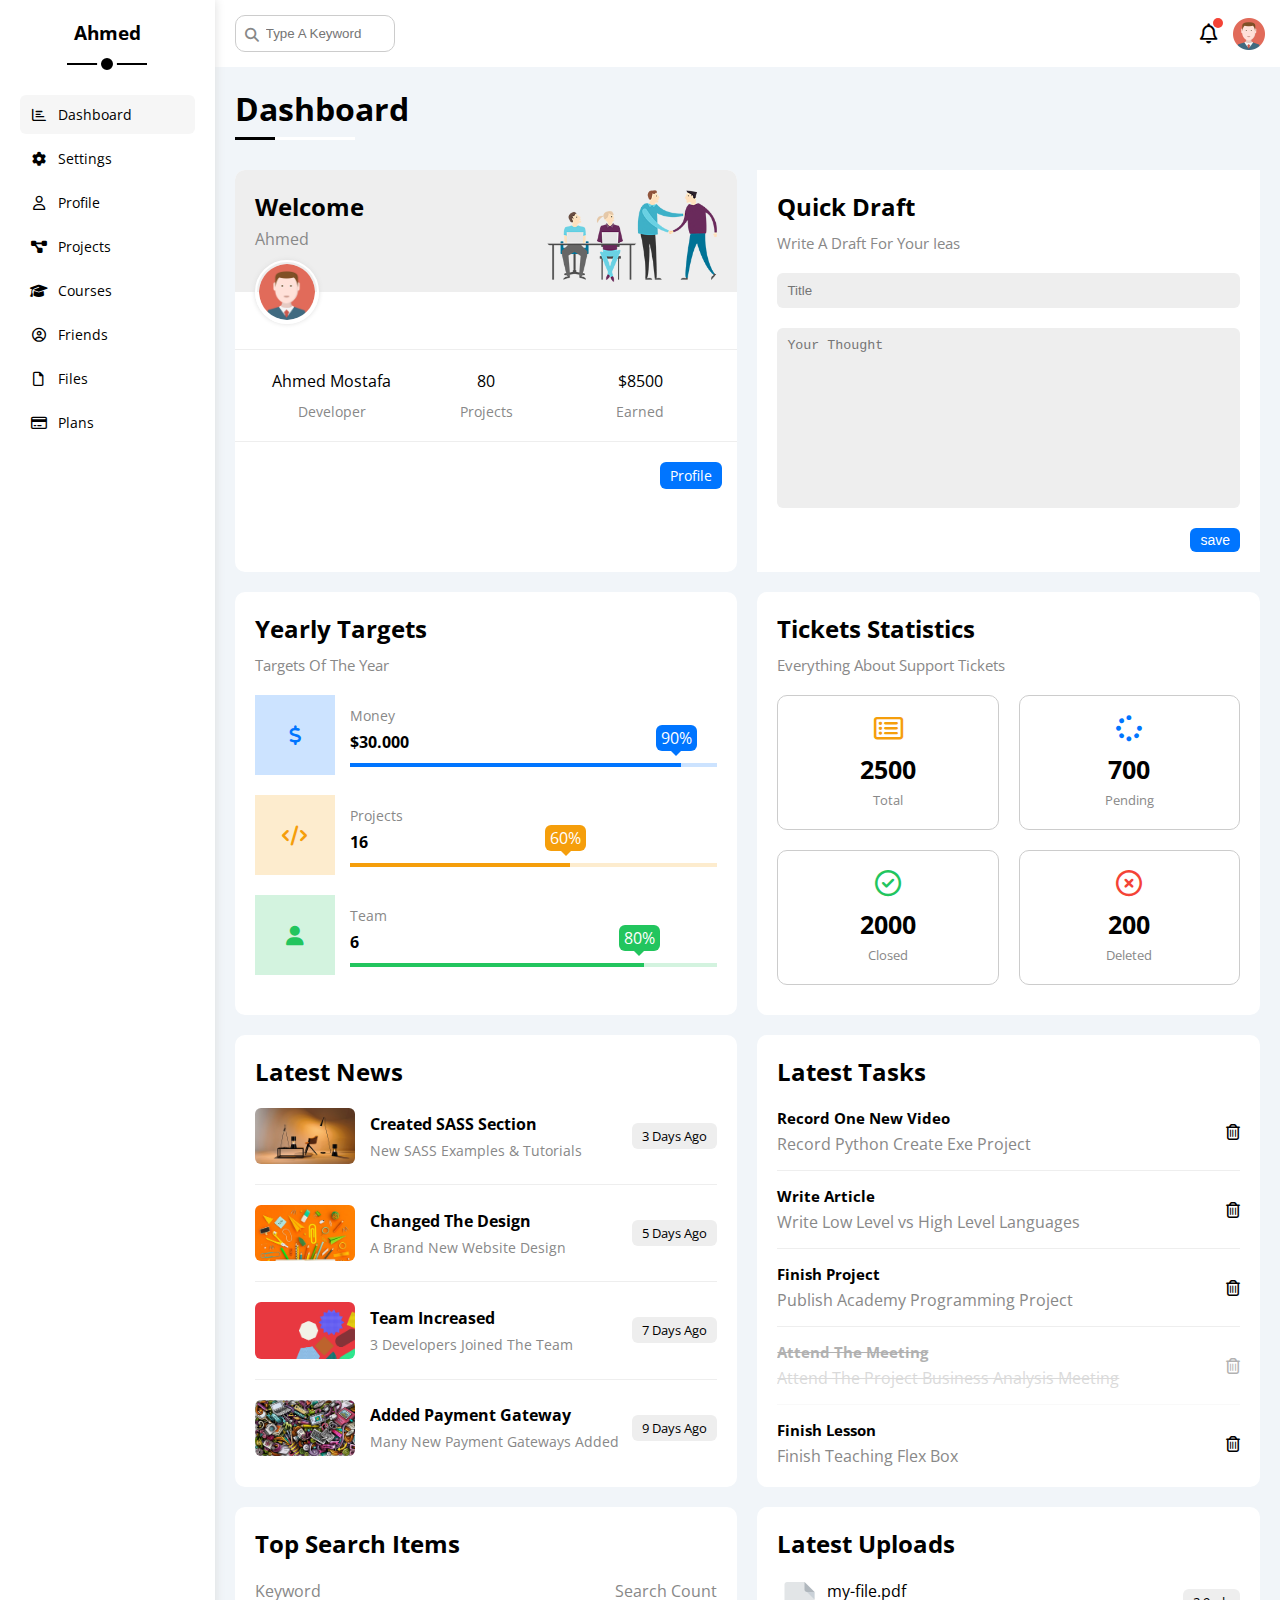
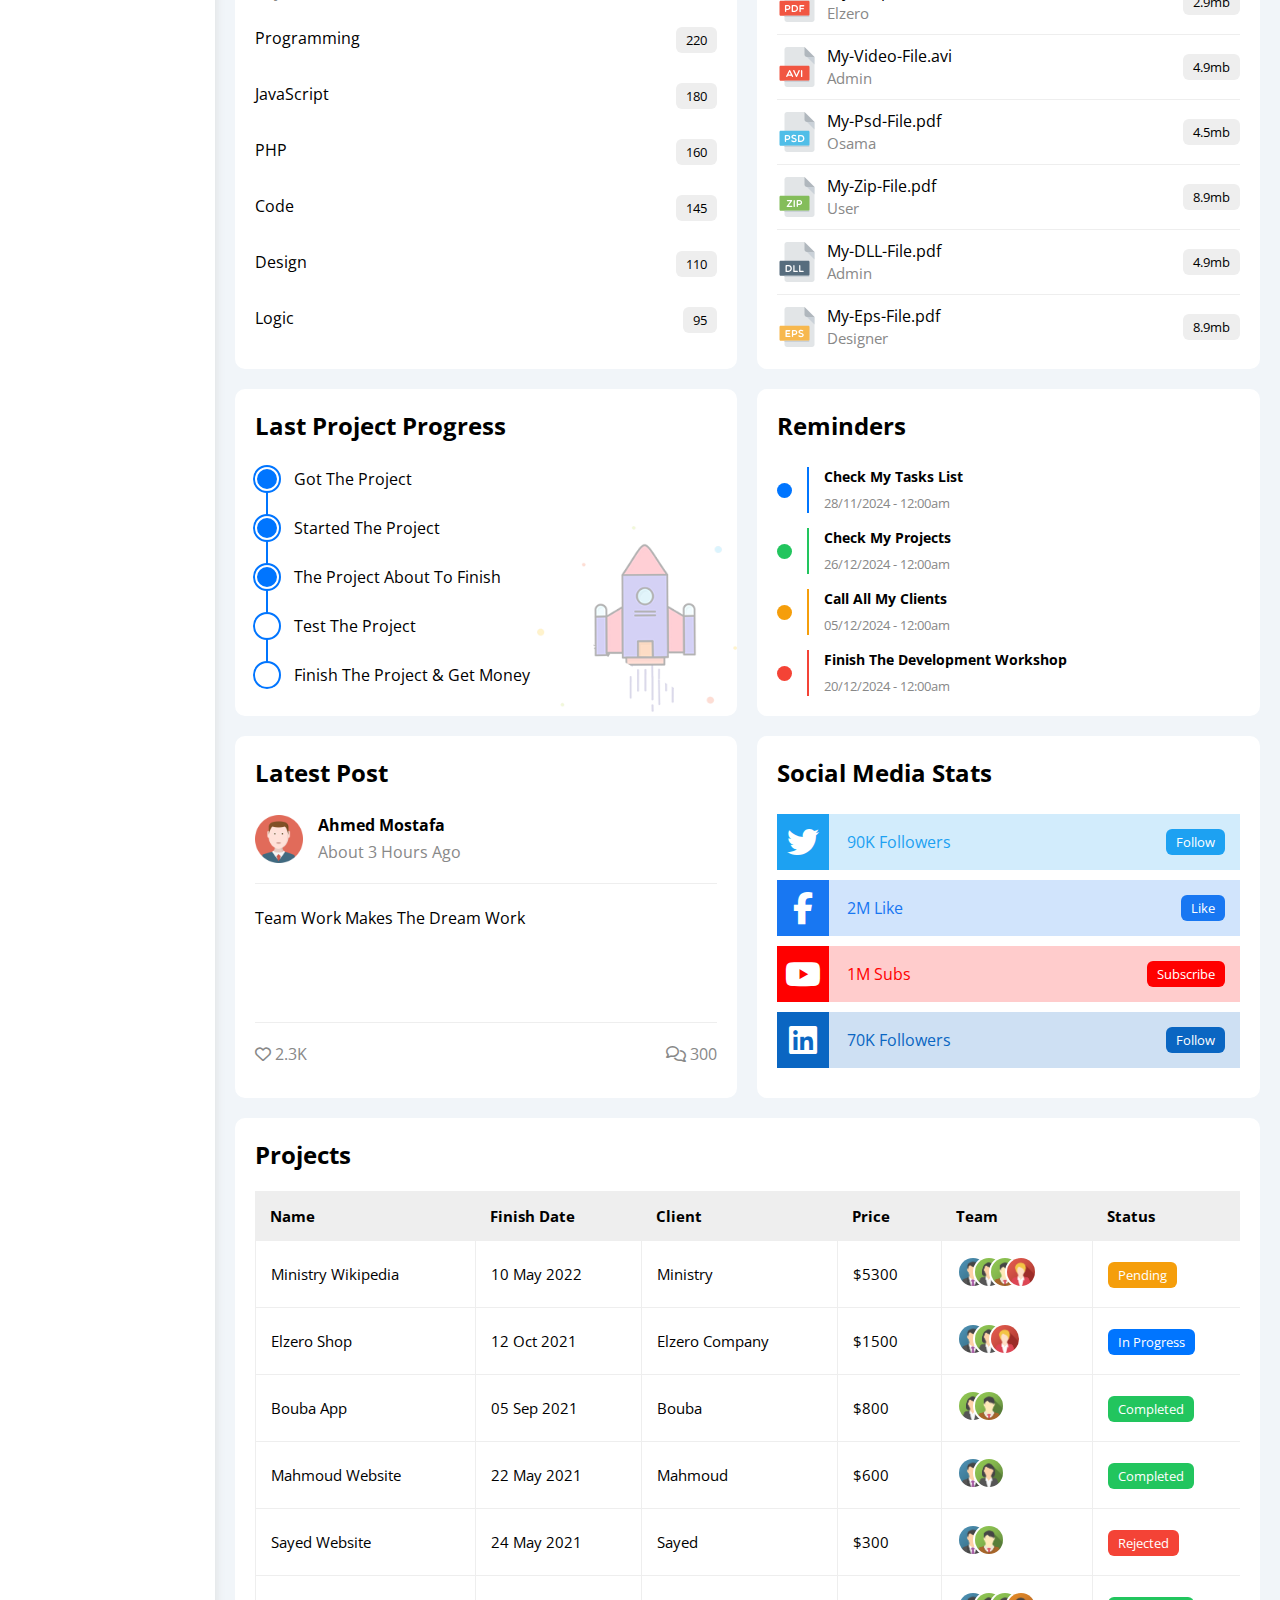
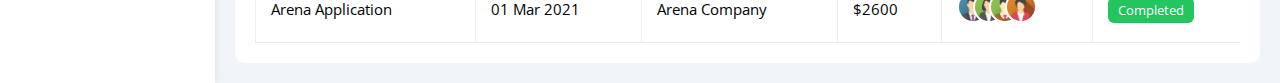
<file: index.html>
<!DOCTYPE html>
<html lang="en">

<head>
  <meta charset="UTF-8">
  <meta name="author" content="Ahmed Mostafa">
  <!-- Favicons -->
  <link rel="shortcut icon" href="imgs/f.ico" type="image/x-icon">
  <link rel="apple-touch-icon" href="imgs/apple-touch-icon.png">
  <link rel="manifest" href="manifest.webmanifest">
  <meta name="viewport" content="width=device-width, initial-scale=1.0">
  <!-- Font Awesome -->
  <link rel="stylesheet" href="css/all.min.css">
  <!-- CSS Files -->
  <link rel="stylesheet" href="css/framework.css">
  <link rel="stylesheet" href="css/main.css">
  <!-- Google Fonts -->
  <link rel="preconnect" href="https://fonts.googleapis.com">
  <link rel="preconnect" href="https://fonts.gstatic.com" crossorigin>
  <link
    href="https://fonts.googleapis.com/css2?family=Open+Sans:ital,wght@0,300..800;1,300..800&family=Work+Sans:ital,wght@0,100..900;1,100..900&display=swap"
    rel="stylesheet">
  <title>Dashboard</title>
</head>

<body>
  <div class="page d-flex">
    <div class="sidebar bg-white p-20 p-relative">
      <h3 class="p-relative txt-c mt-0">Ahmed</h3>
      <ul>
        <li>
          <a class="active d-flex align-center fs-14 c-black rad-6 p-10" href="index.html">
            <i class="fa-regular fa-chart-bar fa-fw"></i>
            <span>Dashboard</span>
          </a>
        </li>
        <li>
          <a class="d-flex align-center fs-14 c-black rad-6 p-10" href="settings.html">
            <i class="fa-solid fa-gear fa-fw"></i>
            <span>Settings</span>
          </a>
        </li>
        <li>
          <a class="d-flex align-center fs-14 c-black rad-6 p-10" href="profile.html">
            <i class="fa-regular fa-user fa-fw"></i>
            <span>Profile</span>
          </a>
        </li>
        <li>
          <a class="d-flex align-center fs-14 c-black rad-6 p-10" href="projects.html">
            <i class="fa-solid fa-diagram-project fa-fw"></i>
            <span>Projects</span>
          </a>
        </li>
        <li>
          <a class="d-flex align-center fs-14 c-black rad-6 p-10" href="courses.html">
            <i class="fa-solid fa-graduation-cap fa-fw"></i>
            <span>Courses</span>
          </a>
        </li>
        <li>
          <a class="d-flex align-center fs-14 c-black rad-6 p-10" href="friends.html">
            <i class="fa-regular fa-circle-user fa-fw"></i>
            <span>Friends</span>
          </a>
        </li>
        <li>
          <a class="d-flex align-center fs-14 c-black rad-6 p-10" href="files.html">
            <i class="fa-regular fa-file fa-fw"></i>
            <span>Files</span>
          </a>
        </li>
        <li>
          <a class="d-flex align-center fs-14 c-black rad-6 p-10" href="plans.html">
            <i class="fa-regular fa-credit-card fa-fw"></i>
            <span>Plans</span>
          </a>
        </li>
      </ul>
    </div>
    <div class="content w-full">
      <!-- Start Head -->
      <div class="head bg-white p-15 between-flex">
        <div class="search p-relative">
          <input class="p-10" type="search" placeholder="Type A Keyword">
        </div>
        <div class="icons d-flex align-center">
          <span class="notification p-relative ">
            <i class="fa-regular fa-bell fa-lg"></i>
          </span>
          <img src="imgs/avatar.png" alt="">
        </div>
      </div>
      <!-- End Head -->
      <h1 class=" p-relative">
        Dashboard
      </h1>
      <div class="wrapper d-grid gap-20">
        <!-- Start Welcome  -->
        <div class="welcome bg-white rad-10 txt-c-mobile block-mobile">
          <div class="intro p-20 d-flex space-between bg-eee">
            <div>
              <h2 class="m-0">Welcome</h2>
              <p class="c-grey mt-5">Ahmed</p>
            </div>
            <img src="imgs/welcome.png" alt="" class="hide-mobile">
          </div>
          <img src="imgs/avatar.png" alt="" class="avatar">
          <div class="body txt-c d-flex p-20 mt-20 mb-20 block-mobile">
            <div>Ahmed Mostafa <span class="d-block c-grey fs-14 mt-10">Developer</span></div>
            <div>80 <span class="d-block c-grey fs-14 mt-10">Projects</span></div>
            <div>$8500 <span class="d-block c-grey fs-14 mt-10">Earned</span></div>
          </div>
          <a href="profile.html" class="visit d-block fs-14 bg-blue c-white w-fit btn-shape">Profile</a>
        </div>
        <!-- End Welcome  -->
        <!-- Start Quick Draft  -->
        <div class="quick-draft p-20 bg-white red-10">
          <h2 class="mt-0 mb-10">
            Quick Draft
          </h2>
          <p class="mt-0 mb-20 c-grey fs-15">Write A Draft For Your Ieas</p>
          <form>
            <input type="text" placeholder="Title" class="d-block mb-20 w-full b-none p-10 bg-eee rad-6">
            <textarea placeholder="Your Thought" class="d-block mb-20 w-full b-none p-10 bg-eee rad-6 "></textarea>
            <input type="submit" value="save" class="save d-block fs-14 bg-blue c-white w-fit b-none btn-shape">
          </form>
        </div>
        <!-- End Quick Draft  -->
        <!-- Start Targets -->
        <div class="targets p-20 bg-white rad-10">
          <h2 class="mt-0 mb-10">Yearly Targets</h2>
          <p class="mt-0 mb-20 c-grey fs-15">Targets Of The Year</p>
          <div class="target-row blue mb-20 d-flex align-center">
            <div class="icon center-flex">
              <i class="fa-solid fa-dollar-sign fa-lg c-blue"></i>
            </div>
            <div class="details">
              <span class="fs-14 c-grey">Money</span>
              <span class="d-block mt-5 mb-10 fw-bold">$30.000</span>
              <div class="progress p-relative">
                <span style="width:90%" class="bg-blue blue">
                  <span class="bg-blue">90%</span></span>
              </div>
            </div>
          </div>
          <div class="target-row orange mb-20 d-flex align-center">
            <div class="icon center-flex">
              <i class="fa-solid fa-code fa-lg c-orange"></i>
            </div>
            <div class="details">
              <span class="fs-14 c-grey">Projects</span>
              <span class="d-block mt-5 mb-10 fw-bold">16</span>
              <div class="progress p-relative">
                <span style="width:60%" class="bg-orange orange">
                  <span class="bg-orange">60%</span></span>
              </div>
            </div>
          </div>
          <div class="target-row green mb-20 d-flex align-center">
            <div class="icon center-flex">
              <i class="fa-solid fa-user fa-lg c-green"></i>
            </div>
            <div class="details">
              <span class="fs-14 c-grey">Team</span>
              <span class="d-block mt-5 mb-10 fw-bold">6</span>
              <div class="progress p-relative">
                <span style="width:80%" class="bg-green green">
                  <span class="bg-green">80%</span></span>
              </div>
            </div>
          </div>
        </div>
        <!-- End Targets -->
        <!-- Start Tickets -->
        <div class="tickets p-20 bg-white rad-10">
          <h2 class="mt-0 mb-10">
            Tickets Statistics
          </h2>
          <p class="mt-0 mb-20 c-grey fs-15">
            Everything About Support Tickets
          </p>
          <div class="d-flex txt-c gap-20 f-wrap">
            <div class="box p-20 rad-10 fs-13 c-grey">
              <i class="fa-regular fa-rectangle-list fa-2x mb-10 c-orange"></i>
              <span class="d-block c-black fw-bold fs-25 mb-5">2500</span>
              Total
            </div>
            <div class="box p-20 rad-10 fs-13 c-grey">
              <i class="fa-solid fa-spinner fa-2x mb-10 c-blue"></i>
              <span class="d-block c-black fw-bold fs-25 mb-5">700</span>
              Pending
            </div>
            <div class="box p-20 rad-10 fs-13 c-grey">
              <i class="fa-regular fa-circle-check fa-2x mb-10 c-green"></i>
              <span class="d-block c-black fw-bold fs-25 mb-5">2000</span>
              Closed
            </div>
            <div class="box p-20 rad-10 fs-13 c-grey">
              <i class="fa-regular fa-circle-xmark fa-2x mb-10 c-red"></i>
              <span class="d-block c-black fw-bold fs-25 mb-5">200</span>
              Deleted
            </div>
          </div>
        </div>
        <!-- End Tickets -->
        <!-- Start Latest News -->
        <div class="latest-news p-20 bg-white rad-10 txt-c-mobile">
          <h2 class="mt-0 mb-20">Latest News</h2>
          <div class="news-row d-flex align-center">
            <img src="imgs/news-01.png" alt="" />
            <div class="info">
              <h3>Created SASS Section</h3>
              <p class="m-0 fs-14 c-grey">New SASS Examples & Tutorials</p>
            </div>
            <div class="btn-shape bg-eee fs-13 label">3 Days Ago</div>
          </div>
          <div class="news-row d-flex align-center">
            <img src="imgs/news-02.png" alt="" />
            <div class="info">
              <h3>Changed The Design</h3>
              <p class="m-0 fs-14 c-grey">A Brand New Website Design</p>
            </div>
            <div class="btn-shape bg-eee fs-13 label">5 Days Ago</div>
          </div>
          <div class="news-row d-flex align-center">
            <img src="imgs/news-03.png" alt="" />
            <div class="info">
              <h3>Team Increased</h3>
              <p class="m-0 fs-14 c-grey">3 Developers Joined The Team</p>
            </div>
            <div class="btn-shape bg-eee fs-13 label">7 Days Ago</div>
          </div>
          <div class="news-row d-flex align-center">
            <img src="imgs/news-04.png" alt="" />
            <div class="info">
              <h3>Added Payment Gateway</h3>
              <p class="m-0 fs-14 c-grey">Many New Payment Gateways Added</p>
            </div>
            <div class="btn-shape bg-eee fs-13 label">9 Days Ago</div>
          </div>
        </div>
        <!-- End Latest News -->
        <!-- Start Tasks  -->
        <div class="tasks p-20 bg-white rad-10">
          <h2 class="mt-0 mb-20">Latest Tasks</h2>
          <div class="task-row between-flex">
            <div class="info">
              <h3 class="mt-0 mb-5 fs-15">Record One New Video</h3>
              <p class="m-0 c-grey">Record Python Create Exe Project</p>
            </div>
            <i class="fa-regular fa-trash-can delete"></i>
          </div>
          <div class="task-row between-flex">
            <div class="info">
              <h3 class="mt-0 mb-5 fs-15">Write Article</h3>
              <p class="m-0 c-grey">Write Low Level vs High Level Languages</p>
            </div>
            <i class="fa-regular fa-trash-can delete"></i>
          </div>
          <div class="task-row between-flex">
            <div class="info">
              <h3 class="mt-0 mb-5 fs-15">Finish Project</h3>
              <p class="m-0 c-grey">Publish Academy Programming Project</p>
            </div>
            <i class="fa-regular fa-trash-can delete"></i>
          </div>
          <div class="task-row between-flex done">
            <div class="info">
              <h3 class="mt-0 mb-5 fs-15">Attend The Meeting</h3>
              <p class="m-0 c-grey">Attend The Project Business Analysis Meeting</p>
            </div>
            <i class="fa-regular fa-trash-can delete"></i>
          </div>
          <div class="task-row between-flex">
            <div class="info">
              <h3 class="mt-0 mb-5 fs-15">Finish Lesson</h3>
              <p class="m-0 c-grey">Finish Teaching Flex Box</p>
            </div>
            <i class="fa-regular fa-trash-can delete"></i>
          </div>
        </div>
        <!-- End Tasks -->
        <!-- Start Top Search Word -->
        <div class="search-items p-20 bg-white rad-10">
          <h2 class="mt-0 mb-20">Top Search Items</h2>
          <div class="items-head d-flex space-between c-grey mb-10">
            <div>Keyword</div>
            <div>Search Count</div>
          </div>
          <div class="items d-flex space-between pt-15 pb-15">
            <span>Programming</span>
            <span class="bg-eee fs-13 btn-shape">220</span>
          </div>
          <div class="items d-flex space-between pt-15 pb-15">
            <span>JavaScript</span>
            <span class="bg-eee btn-shape fs-13">180</span>
          </div>
          <div class="items d-flex space-between pt-15 pb-15">
            <span>PHP</span>
            <span class="bg-eee btn-shape fs-13">160</span>
          </div>
          <div class="items d-flex space-between pt-15 pb-15">
            <span>Code</span>
            <span class="bg-eee btn-shape fs-13">145</span>
          </div>
          <div class="items d-flex space-between pt-15 pb-15">
            <span>Design</span>
            <span class="bg-eee btn-shape fs-13">110</span>
          </div>
          <div class="items d-flex space-between pt-15 pb-15">
            <span>Logic</span>
            <span class="bg-eee btn-shape fs-13">95</span>
          </div>
        </div>
        <!-- End Top Search Word -->
        <!-- Start Latest Uploads -->
        <div class="latest-uploads p-20 bg-white rad-10">
          <h2 class="mt-0 mb-20">Latest Uploads</h2>
          <ul class="m-0">
            <li class="between-flex pb-10 mb-10">
              <div class="d-flex align-center">
                <img class="mr-10" src="imgs/pdf.svg" alt="" />
                <div>
                  <span class="d-block">my-file.pdf</span>
                  <span class="fs-15 c-grey">Elzero</span>
                </div>
              </div>
              <div class="bg-eee btn-shape fs-13">2.9mb</div>
            </li>
            <li class="between-flex pb-10 mb-10">
              <div class="d-flex align-center">
                <img class="mr-10" src="imgs/avi.svg" alt="" />
                <div>
                  <span class="d-block">My-Video-File.avi</span>
                  <span class="fs-15 c-grey">Admin</span>
                </div>
              </div>
              <div class="bg-eee btn-shape fs-13">4.9mb</div>
            </li>
            <li class="between-flex pb-10 mb-10">
              <div class="d-flex align-center">
                <img class="mr-10" src="imgs/psd.svg" alt="" />
                <div>
                  <span class="d-block">My-Psd-File.pdf</span>
                  <span class="fs-15 c-grey">Osama</span>
                </div>
              </div>
              <div class="bg-eee btn-shape fs-13">4.5mb</div>
            </li>
            <li class="between-flex pb-10 mb-10">
              <div class="d-flex align-center">
                <img class="mr-10" src="imgs/zip.svg" alt="" />
                <div>
                  <span class="d-block">My-Zip-File.pdf</span>
                  <span class="fs-15 c-grey">User</span>
                </div>
              </div>
              <div class="bg-eee btn-shape fs-13">8.9mb</div>
            </li>
            <li class="between-flex pb-10 mb-10">
              <div class="d-flex align-center">
                <img class="mr-10" src="imgs/dll.svg" alt="" />
                <div>
                  <span class="d-block">My-DLL-File.pdf</span>
                  <span class="fs-15 c-grey">Admin</span>
                </div>
              </div>
              <div class="bg-eee btn-shape fs-13">4.9mb</div>
            </li>
            <li class="between-flex">
              <div class="d-flex align-center">
                <img class="mr-10" src="imgs/eps.svg" alt="" />
                <div>
                  <span class="d-block">My-Eps-File.pdf</span>
                  <span class="fs-15 c-grey">Designer</span>
                </div>
              </div>
              <div class="bg-eee btn-shape fs-13">8.9mb</div>
            </li>
          </ul>
        </div>
        <!-- End Latest Uploads -->
        <!-- Start Last Project Progress -->
        <div class="last-project p-20 bg-white rad-10 p-relative">
          <h2 class="mt-0 mb-20">Last Project Progress</h2>
          <ul class="m-0 p-relative">
            <li class="mt-25 d-flex align-center done">Got The Project</li>
            <li class="mt-25 d-flex align-center done">Started The Project</li>
            <li class="mt-25 d-flex align-center done">The Project About To Finish</li>
            <li class="mt-25 d-flex align-center current">Test The Project</li>
            <li class="mt-25 d-flex align-center">Finish The Project & Get Money</li>
          </ul>
          <img class="launch-icon hide-mobile" src="imgs/project.png" alt="" />
        </div>
        <!-- End Last Project Progress  -->
        <!-- Start Reminders -->
        <div class="reminders p-20 bg-white rad-10 p-relative">
          <h2 class="mt-0 mb-25">Reminders</h2>
          <ul class="m-0">
            <li class="d-flex align-center mt-15">
              <span class="key bg-blue mr-15 d-block rad-half"></span>
              <div class="pl-15 blue">
                <p class="fs-14 fw-bold mt-0 mb-5">Check My Tasks List</p>
                <span class="fs-13 c-grey">28/11/2024 - 12:00am</span>
              </div>
            </li>
            <li class="d-flex align-center mt-15">
              <span class="key bg-green mr-15 d-block rad-half"></span>
              <div class="pl-15 green">
                <p class="fs-14 fw-bold mt-0 mb-5">Check My Projects</p>
                <span class="fs-13 c-grey">26/12/2024 - 12:00am</span>
              </div>
            </li>
            <li class="d-flex align-center mt-15">
              <span class="key bg-orange mr-15 d-block rad-half"></span>
              <div class="pl-15 orange">
                <p class="fs-14 fw-bold mt-0 mb-5">Call All My Clients</p>
                <span class="fs-13 c-grey">05/12/2024 - 12:00am</span>
              </div>
            </li>
            <li class="d-flex align-center mt-15">
              <span class="key bg-red mr-15 d-block rad-half"></span>
              <div class="pl-15 red">
                <p class="fs-14 fw-bold mt-0 mb-5">Finish The Development Workshop</p>
                <span class="fs-13 c-grey">20/12/2024 - 12:00am</span>
              </div>
            </li>
          </ul>
        </div>
        <!-- End Reminders -->
        <!-- Start Latest Post -->
        <div class="latest-post p-20 bg-white rad-10 p-relative">
          <h2 class="mt-0 mb-25">Latest Post</h2>
          <div class="top d-flex align-center">
            <img class="avatar mr-15" src="imgs/avatar.png" alt="" />
            <div class="info">
              <span class="d-block mb-5 fw-bold">Ahmed Mostafa</span>
              <span class="c-grey">About 3 Hours Ago</span>
            </div>
          </div>
          <div class="post-content txt-c-mobile pt-20 pb-20 mt-20 mb-20">
            Team work makes the dream work
          </div>
          <div class="post-stats between-flex c-grey">
            <div>
              <i class="fa-regular fa-heart"></i>
              <span>2.3K</span>
            </div>
            <div>
              <i class="fa-regular fa-comments"></i>
              <span>300</span>
            </div>
          </div>
        </div>
        <!-- End Latest Post -->
        <!-- Start Social Media Stats -->
        <div class="social-media p-20 bg-white rad-10 p-relative">
          <h2 class="mt-0 mb-25">Social Media Stats</h2>
          <div class="box twitter p-15 p-relative mb-10 between-flex">
            <i class="fa-brands fa-twitter fa-2x c-white h-full center-flex"></i>
            <span>90K Followers</span>
            <a class="fs-13 c-white btn-shape" href="#">Follow</a>
          </div>
          <div class="box facebook p-15 p-relative mb-10 between-flex">
            <i class="fa-brands fa-facebook-f fa-2x c-white h-full center-flex"></i>
            <span>2M Like</span>
            <a class="fs-13 c-white btn-shape" href="#">Like</a>
          </div>
          <div class="box youtube p-15 p-relative mb-10 between-flex">
            <i class="fa-brands fa-youtube fa-2x c-white h-full center-flex"></i>
            <span>1M Subs</span>
            <a class="fs-13 c-white btn-shape" href="#">Subscribe</a>
          </div>
          <div class="box linkedin p-15 p-relative mb-10 between-flex">
            <i class="fa-brands fa-linkedin fa-2x c-white h-full center-flex"></i>
            <span>70K Followers</span>
            <a class="fs-13 c-white btn-shape" href="#">Follow</a>
          </div>
        </div>
        <!-- Start End Media Stats -->
      </div>
      <!-- Start Projects Table -->
      <div class="projects p-20 bg-white rad-10 m-20">
        <h2 class="mt-0 mb-20">Projects</h2>
        <div class="responsive-table">
          <table class="fs-15 w-full">
            <thead>
              <tr>
                <td>Name</td>
                <td>Finish Date</td>
                <td>Client</td>
                <td>Price</td>
                <td>Team</td>
                <td>Status</td>
              </tr>
            </thead>
            <tbody>
              <tr>
                <td>Ministry Wikipedia</td>
                <td>10 May 2022</td>
                <td>Ministry</td>
                <td>$5300</td>
                <td>
                  <img src="imgs/team-01.png" alt="" />
                  <img src="imgs/team-02.png" alt="" />
                  <img src="imgs/team-03.png" alt="" />
                  <img src="imgs/team-05.png" alt="" />
                </td>
                <td>
                  <span class="label btn-shape bg-orange c-white">Pending</span>
                </td>
              </tr>
              <tr>
                <td>Elzero Shop</td>
                <td>12 Oct 2021</td>
                <td>Elzero Company</td>
                <td>$1500</td>
                <td>
                  <img src="imgs/team-01.png" alt="" />
                  <img src="imgs/team-02.png" alt="" />
                  <img src="imgs/team-05.png" alt="" />
                </td>
                <td><span class="label btn-shape bg-blue c-white">In Progress</span></td>
              </tr>
              <tr>
                <td>Bouba App</td>
                <td>05 Sep 2021</td>
                <td>Bouba</td>
                <td>$800</td>
                <td>
                  <img src="imgs/team-02.png" alt="" />
                  <img src="imgs/team-03.png" alt="" />
                </td>
                <td><span class="label btn-shape bg-green c-white">Completed</span></td>
              </tr>
              <tr>
                <td>Mahmoud Website</td>
                <td>22 May 2021</td>
                <td>Mahmoud</td>
                <td>$600</td>
                <td>
                  <img src="imgs/team-01.png" alt="" />
                  <img src="imgs/team-02.png" alt="" />
                </td>
                <td><span class="label btn-shape bg-green c-white">Completed</span></td>
              </tr>
              <tr>
                <td>Sayed Website</td>
                <td>24 May 2021</td>
                <td>Sayed</td>
                <td>$300</td>
                <td>
                  <img src="imgs/team-01.png" alt="" />
                  <img src="imgs/team-03.png" alt="" />
                </td>
                <td><span class="label btn-shape bg-red c-white">Rejected</span></td>
              </tr>
              <tr>
                <td>Arena Application</td>
                <td>01 Mar 2021</td>
                <td>Arena Company</td>
                <td>$2600</td>
                <td>
                  <img src="imgs/team-01.png" alt="" />
                  <img src="imgs/team-02.png" alt="" />
                  <img src="imgs/team-03.png" alt="" />
                  <img src="imgs/team-04.png" alt="" />
                </td>
                <td><span class="label btn-shape bg-green c-white">Completed</span></td>
              </tr>
            </tbody>
          </table>
        </div>
      </div>
      <!-- End Projects Table -->
    </div>
  </div>
</body>

</html>
</file>
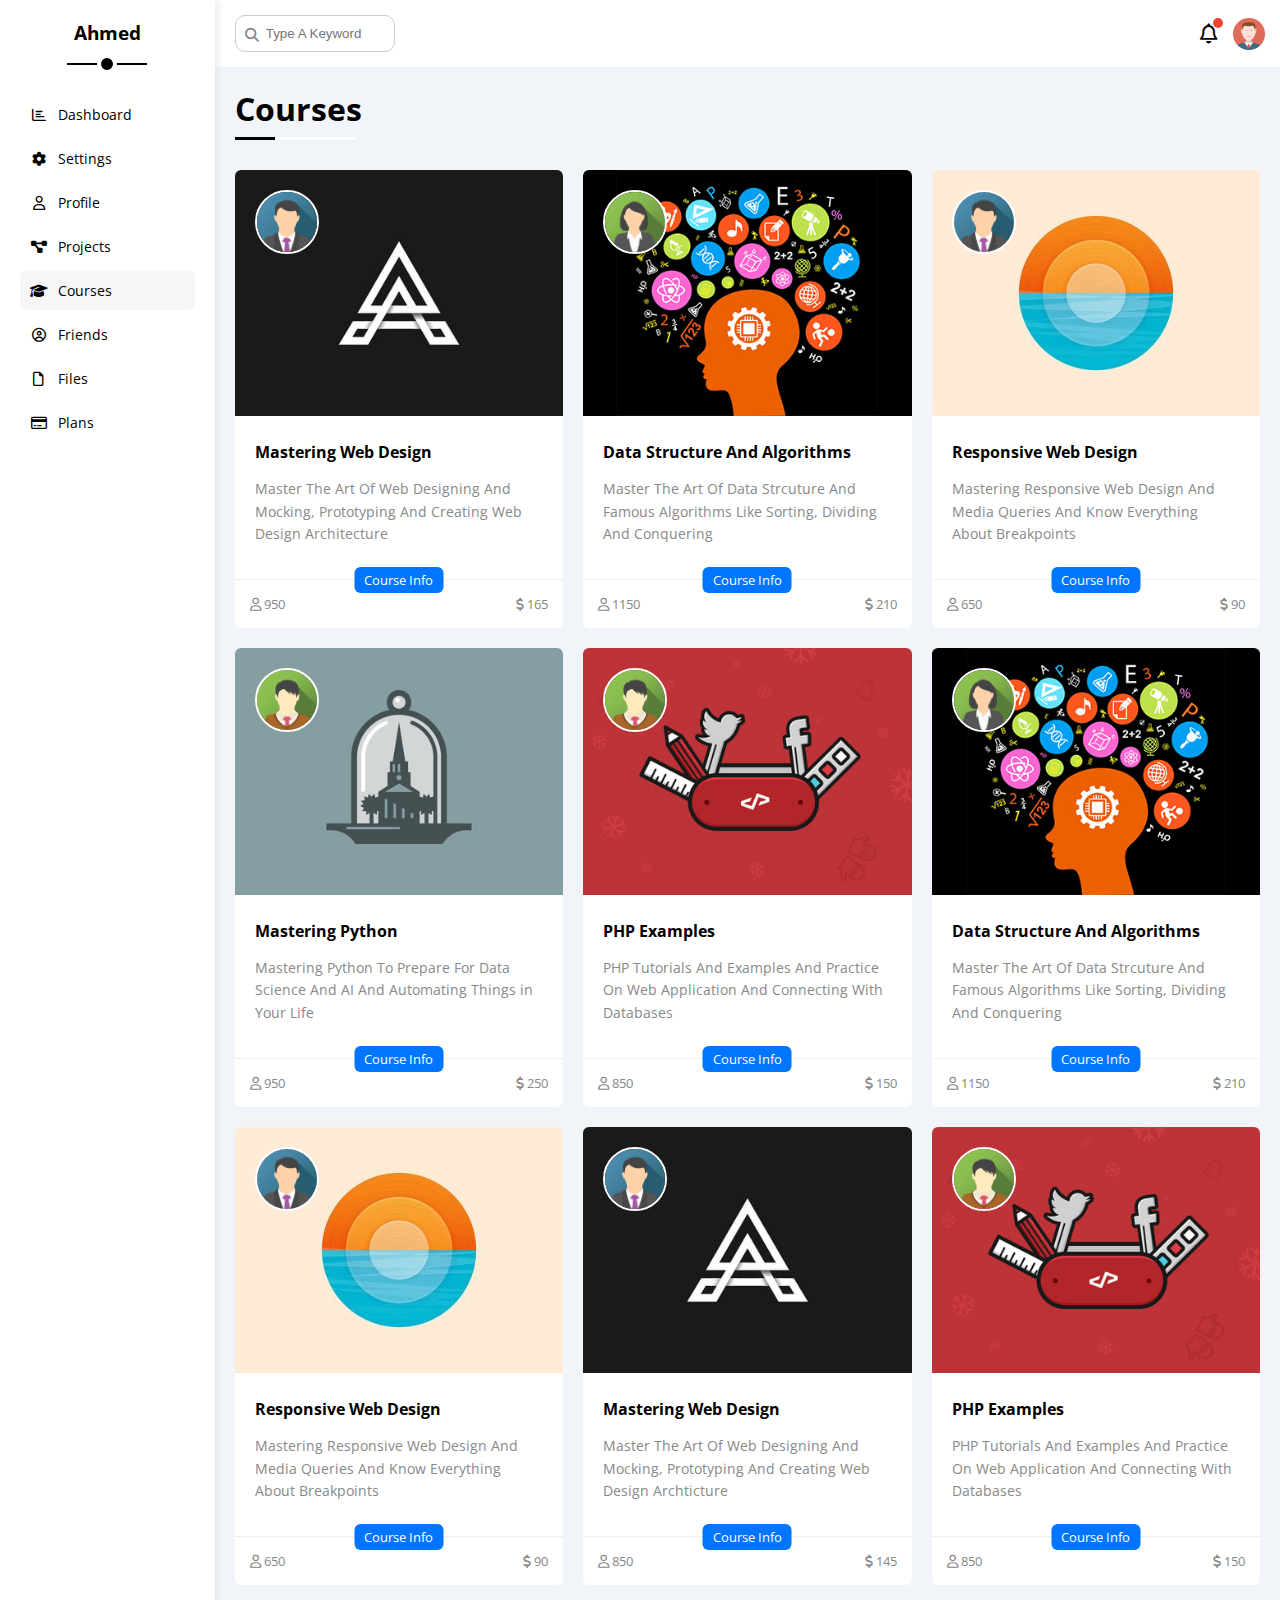
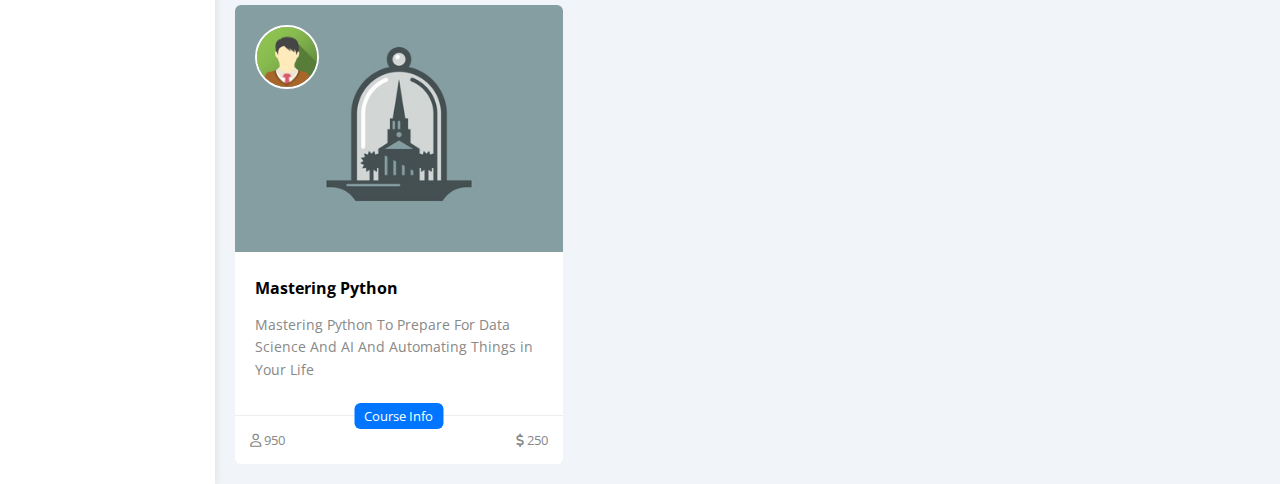
<file: courses.html>
<!DOCTYPE html>
<html lang="en">

<head>
  <meta charset="UTF-8">
  <meta name="author" content="Ahmed Mostafa">
  <link rel="shortcut icon" href="imgs/f.ico" type="image/x-icon">
  <meta name="viewport" content="width=device-width, initial-scale=1.0">
  <!-- Font Awesome -->
  <link rel="stylesheet" href="css/all.min.css">
  <!-- CSS Files -->
  <link rel="stylesheet" href="css/framework.css">
  <link rel="stylesheet" href="css/main.css">
  <!-- Google Fonts -->
  <link rel="preconnect" href="https://fonts.googleapis.com">
  <link rel="preconnect" href="https://fonts.gstatic.com" crossorigin>
  <link
    href="https://fonts.googleapis.com/css2?family=Open+Sans:ital,wght@0,300..800;1,300..800&family=Work+Sans:ital,wght@0,100..900;1,100..900&display=swap"
    rel="stylesheet">
  <title>Courses</title>
</head>

<body>
  <div class="page d-flex">
    <div class="sidebar bg-white p-20 p-relative">
      <h3 class="p-relative txt-c mt-0">Ahmed</h3>
      <ul>
        <li>
          <a class=" d-flex align-center fs-14 c-black rad-6 p-10" href="index.html">
            <i class="fa-regular fa-chart-bar fa-fw"></i>
            <span>Dashboard</span>
          </a>
        </li>
        <li>
          <a class="d-flex align-center fs-14 c-black rad-6 p-10" href="settings.html">
            <i class="fa-solid fa-gear fa-fw"></i>
            <span>Settings</span>
          </a>
        </li>
        <li>
          <a class="d-flex align-center fs-14 c-black rad-6 p-10" href="profile.html">
            <i class="fa-regular fa-user fa-fw"></i>
            <span>Profile</span>
          </a>
        </li>
        <li>
          <a class="d-flex align-center fs-14 c-black rad-6 p-10" href="projects.html">
            <i class="fa-solid fa-diagram-project fa-fw"></i>
            <span>Projects</span>
          </a>
        </li>
        <li>
          <a class="active d-flex align-center fs-14 c-black rad-6 p-10" href="courses.html">
            <i class="fa-solid fa-graduation-cap fa-fw"></i>
            <span>Courses</span>
          </a>
        </li>
        <li>
          <a class="d-flex align-center fs-14 c-black rad-6 p-10" href="friends.html">
            <i class="fa-regular fa-circle-user fa-fw"></i>
            <span>Friends</span>
          </a>
        </li>
        <li>
          <a class="d-flex align-center fs-14 c-black rad-6 p-10" href="files.html">
            <i class="fa-regular fa-file fa-fw"></i>
            <span>Files</span>
          </a>
        </li>
        <li>
          <a class="d-flex align-center fs-14 c-black rad-6 p-10" href="plans.html">
            <i class="fa-regular fa-credit-card fa-fw"></i>
            <span>Plans</span>
          </a>
        </li>
      </ul>
    </div>
    <div class="content w-full">
      <!-- Start Head -->
      <div class="head bg-white p-15 between-flex">
        <div class="search p-relative">
          <input class="p-10" type="search" placeholder="Type A Keyword">
        </div>
        <div class="icons d-flex align-center">
          <span class="notification p-relative ">
            <i class="fa-regular fa-bell fa-lg"></i>
          </span>
          <img src="imgs/avatar.png" alt="">
        </div>
      </div>
      <!-- End Head -->
      <h1 class="p-relative">Courses</h1>
      <div class="courses-page d-grid m-20 gap-20">
        <div class="course bg-white rad-6 p-relative">
          <img class="cover" src="imgs/course-01.jpg" alt="" />
          <img class="instructor" src="imgs/team-01.png" alt="" />
          <div class="p-20">
            <h4 class="m-0">Mastering Web Design</h4>
            <p class="description c-grey mt-15 fs-14">
              Master The Art Of Web Designing And Mocking, Prototyping And Creating Web Design Architecture
            </p>
          </div>
          <div class="info p-15 p-relative between-flex">
            <span class="title bg-blue c-white btn-shape">Course Info</span>
            <span class="c-grey">
              <i class="fa-regular fa-user"></i>
              950
            </span>
            <span class="c-grey">
              <i class="fa-solid fa-dollar-sign"></i>
              165
            </span>
          </div>
        </div>
        <div class="course bg-white rad-6 p-relative">
          <img class="cover" src="imgs/course-02.jpg" alt="" />
          <img class="instructor" src="imgs/team-02.png" alt="" />
          <div class="p-20">
            <h4 class="m-0">Data Structure And Algorithms</h4>
            <p class="description c-grey mt-15 fs-14">
              Master The Art Of Data Strcuture And Famous Algorithms Like Sorting, Dividing And Conquering
            </p>
          </div>
          <div class="info p-15 p-relative between-flex">
            <span class="title bg-blue c-white btn-shape">Course Info</span>
            <span class="c-grey"> <i class="fa-regular fa-user"></i> 1150</span>
            <span class="c-grey"><i class="fa-solid fa-dollar-sign"></i> 210</span>
          </div>
        </div>
        <div class="course bg-white rad-6 p-relative">
          <img class="cover" src="imgs/course-03.jpg" alt="" />
          <img class="instructor" src="imgs/team-01.png" alt="" />
          <div class="p-20">
            <h4 class="m-0">Responsive Web Design</h4>
            <p class="description c-grey mt-15 fs-14">
              Mastering Responsive Web Design And Media Queries And Know Everything About Breakpoints
            </p>
          </div>
          <div class="info p-15 p-relative between-flex">
            <span class="title bg-blue c-white btn-shape">Course Info</span>
            <span class="c-grey"> <i class="fa-regular fa-user"></i> 650</span>
            <span class="c-grey"><i class="fa-solid fa-dollar-sign"></i> 90</span>
          </div>
        </div>
        <div class="course bg-white rad-6 p-relative">
          <img class="cover" src="imgs/course-04.jpg" alt="" />
          <img class="instructor" src="imgs/team-03.png" alt="" />
          <div class="p-20">
            <h4 class="m-0">Mastering Python</h4>
            <p class="description c-grey mt-15 fs-14">
              Mastering Python To Prepare For Data Science And AI And Automating Things in Your Life
            </p>
          </div>
          <div class="info p-15 p-relative between-flex">
            <span class="title bg-blue c-white btn-shape">Course Info</span>
            <span class="c-grey"> <i class="fa-regular fa-user"></i> 950</span>
            <span class="c-grey"><i class="fa-solid fa-dollar-sign"></i> 250</span>
          </div>
        </div>
        <div class="course bg-white rad-6 p-relative">
          <img class="cover" src="imgs/course-05.jpg" alt="" />
          <img class="instructor" src="imgs/team-03.png" alt="" />
          <div class="p-20">
            <h4 class="m-0">PHP Examples</h4>
            <p class="description c-grey mt-15 fs-14">
              PHP Tutorials And Examples And Practice On Web Application And Connecting With Databases
            </p>
          </div>
          <div class="info p-15 p-relative between-flex">
            <span class="title bg-blue c-white btn-shape">Course Info</span>
            <span class="c-grey"> <i class="fa-regular fa-user"></i> 850</span>
            <span class="c-grey"><i class="fa-solid fa-dollar-sign"></i> 150</span>
          </div>
        </div>
        <div class="course bg-white rad-6 p-relative">
          <img class="cover" src="imgs/course-02.jpg" alt="" />
          <img class="instructor" src="imgs/team-02.png" alt="" />
          <div class="p-20">
            <h4 class="m-0">Data Structure And Algorithms</h4>
            <p class="description c-grey mt-15 fs-14">
              Master The Art Of Data Strcuture And Famous Algorithms Like Sorting, Dividing And Conquering
            </p>
          </div>
          <div class="info p-15 p-relative between-flex">
            <span class="title bg-blue c-white btn-shape">Course Info</span>
            <span class="c-grey"> <i class="fa-regular fa-user"></i> 1150</span>
            <span class="c-grey"><i class="fa-solid fa-dollar-sign"></i> 210</span>
          </div>
        </div>
        <div class="course bg-white rad-6 p-relative">
          <img class="cover" src="imgs/course-03.jpg" alt="" />
          <img class="instructor" src="imgs/team-01.png" alt="" />
          <div class="p-20">
            <h4 class="m-0">Responsive Web Design</h4>
            <p class="description c-grey mt-15 fs-14">
              Mastering Responsive Web Design And Media Queries And Know Everything About Breakpoints
            </p>
          </div>
          <div class="info p-15 p-relative between-flex">
            <span class="title bg-blue c-white btn-shape">Course Info</span>
            <span class="c-grey"> <i class="fa-regular fa-user"></i> 650</span>
            <span class="c-grey"><i class="fa-solid fa-dollar-sign"></i> 90</span>
          </div>
        </div>
        <div class="course bg-white rad-6 p-relative">
          <img class="cover" src="imgs/course-01.jpg" alt="" />
          <img class="instructor" src="imgs/team-01.png" alt="" />
          <div class="p-20">
            <h4 class="m-0">Mastering Web Design</h4>
            <p class="description c-grey mt-15 fs-14">
              Master The Art Of Web Designing And Mocking, Prototyping And Creating Web Design Archticture
            </p>
          </div>
          <div class="info p-15 p-relative between-flex">
            <span class="title bg-blue c-white btn-shape">Course Info</span>
            <span class="c-grey"> <i class="fa-regular fa-user"></i> 850</span>
            <span class="c-grey"><i class="fa-solid fa-dollar-sign"></i> 145</span>
          </div>
        </div>
        <div class="course bg-white rad-6 p-relative">
          <img class="cover" src="imgs/course-05.jpg" alt="" />
          <img class="instructor" src="imgs/team-03.png" alt="" />
          <div class="p-20">
            <h4 class="m-0">PHP Examples</h4>
            <p class="description c-grey mt-15 fs-14">
              PHP Tutorials And Examples And Practice On Web Application And Connecting With Databases
            </p>
          </div>
          <div class="info p-15 p-relative between-flex">
            <span class="title bg-blue c-white btn-shape">Course Info</span>
            <span class="c-grey"> <i class="fa-regular fa-user"></i> 850</span>
            <span class="c-grey"><i class="fa-solid fa-dollar-sign"></i> 150</span>
          </div>
        </div>
        <div class="course bg-white rad-6 p-relative">
          <img class="cover" src="imgs/course-04.jpg" alt="" />
          <img class="instructor" src="imgs/team-03.png" alt="" />
          <div class="p-20">
            <h4 class="m-0">Mastering Python</h4>
            <p class="description c-grey mt-15 fs-14">
              Mastering Python To Prepare For Data Science And AI And Automating Things in Your Life
            </p>
          </div>
          <div class="info p-15 p-relative between-flex">
            <span class="title bg-blue c-white btn-shape">Course Info</span>
            <span class="c-grey"> <i class="fa-regular fa-user"></i> 950</span>
            <span class="c-grey"><i class="fa-solid fa-dollar-sign"></i> 250</span>
          </div>
        </div>
      </div>
    </div>
  </div>
</body>

</html>
</file>
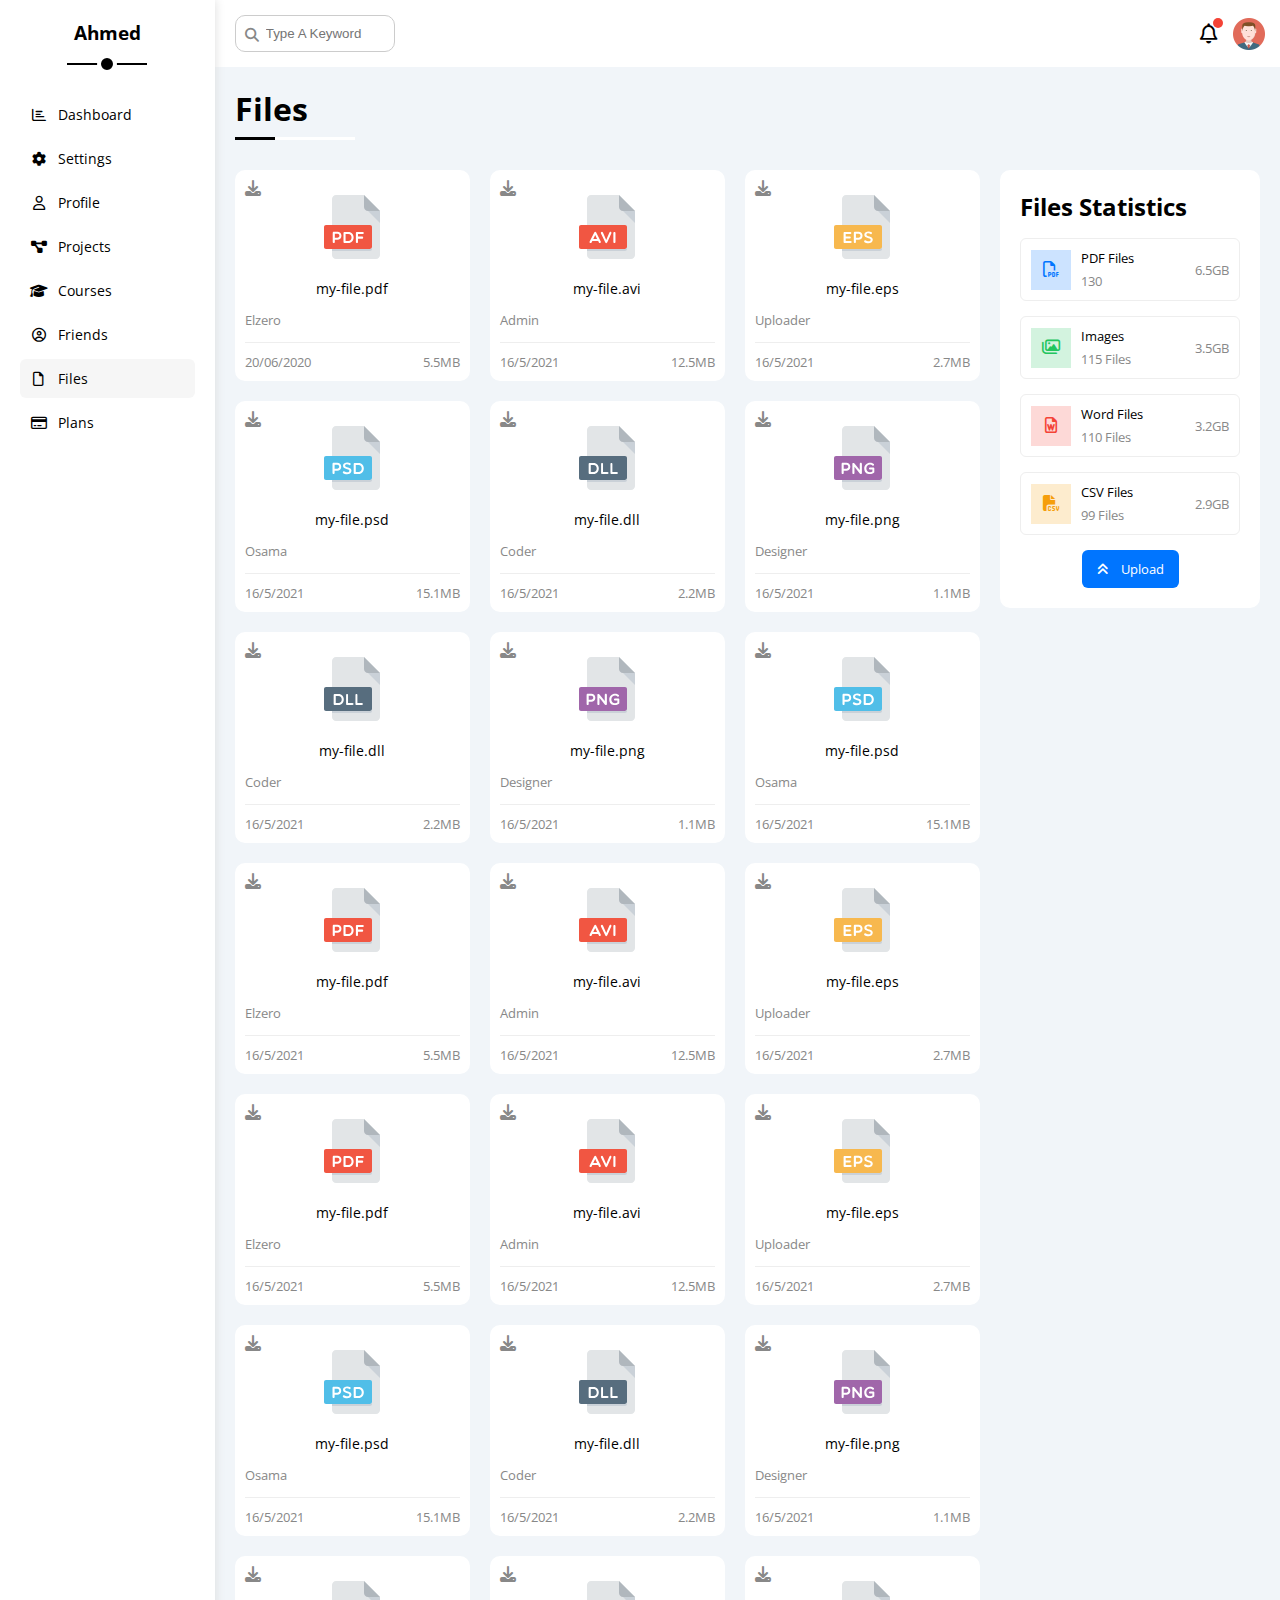
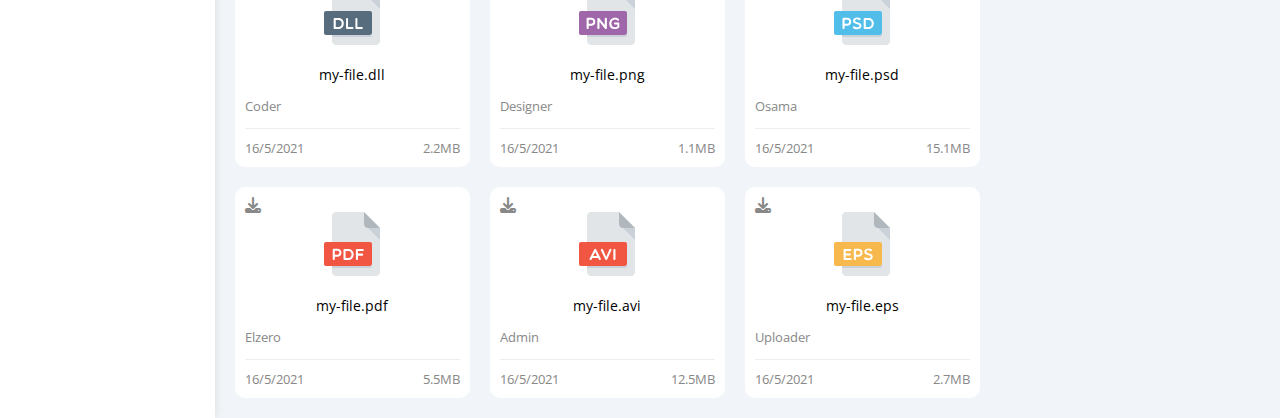
<file: files.html>
<!DOCTYPE html>
<html lang="en">

<head>
  <meta charset="UTF-8">
  <meta name="author" content="Ahmed Mostafa">
  <link rel="shortcut icon" href="imgs/f.ico" type="image/x-icon">
  <meta name="viewport" content="width=device-width, initial-scale=1.0">
  <!-- Font Awesome -->
  <link rel="stylesheet" href="css/all.min.css">
  <!-- CSS Files -->
  <link rel="stylesheet" href="css/framework.css">
  <link rel="stylesheet" href="css/main.css">
  <!-- Google Fonts -->
  <link rel="preconnect" href="https://fonts.googleapis.com">
  <link rel="preconnect" href="https://fonts.gstatic.com" crossorigin>
  <link
    href="https://fonts.googleapis.com/css2?family=Open+Sans:ital,wght@0,300..800;1,300..800&family=Work+Sans:ital,wght@0,100..900;1,100..900&display=swap"
    rel="stylesheet">
  <title>Files</title>
</head>

<body>
  <div class="page d-flex">
    <div class="sidebar bg-white p-20 p-relative">
      <h3 class="p-relative txt-c mt-0">Ahmed</h3>
      <ul>
        <li>
          <a class=" d-flex align-center fs-14 c-black rad-6 p-10" href="index.html">
            <i class="fa-regular fa-chart-bar fa-fw"></i>
            <span>Dashboard</span>
          </a>
        </li>
        <li>
          <a class=" d-flex align-center fs-14 c-black rad-6 p-10" href="settings.html">
            <i class="fa-solid fa-gear fa-fw"></i>
            <span>Settings</span>
          </a>
        </li>
        <li>
          <a class="d-flex align-center fs-14 c-black rad-6 p-10" href="profile.html">
            <i class="fa-regular fa-user fa-fw"></i>
            <span>Profile</span>
          </a>
        </li>
        <li>
          <a class="d-flex align-center fs-14 c-black rad-6 p-10" href="projects.html">
            <i class="fa-solid fa-diagram-project fa-fw"></i>
            <span>Projects</span>
          </a>
        </li>
        <li>
          <a class="d-flex align-center fs-14 c-black rad-6 p-10" href="courses.html">
            <i class="fa-solid fa-graduation-cap fa-fw"></i>
            <span>Courses</span>
          </a>
        </li>
        <li>
          <a class=" d-flex align-center fs-14 c-black rad-6 p-10" href="friends.html">
            <i class="fa-regular fa-circle-user fa-fw"></i>
            <span>Friends</span>
          </a>
        </li>
        <li>
          <a class="active d-flex align-center fs-14 c-black rad-6 p-10" href="files.html">
            <i class="fa-regular fa-file fa-fw"></i>
            <span>Files</span>
          </a>
        </li>
        <li>
          <a class="d-flex align-center fs-14 c-black rad-6 p-10" href="plans.html">
            <i class="fa-regular fa-credit-card fa-fw"></i>
            <span>Plans</span>
          </a>
        </li>
      </ul>
    </div>
    <div class="content w-full">
      <!-- Start Head -->
      <div class="head bg-white p-15 between-flex">
        <div class="search p-relative">
          <input class="p-10" type="search" placeholder="Type A Keyword">
        </div>
        <div class="icons d-flex align-center">
          <span class="notification p-relative ">
            <i class="fa-regular fa-bell fa-lg"></i>
          </span>
          <img src="imgs/avatar.png" alt="">
        </div>
      </div>
      <!-- End Head -->
      <h1 class="p-relative">Files</h1>
      <div class="files-page d-flex m-20 gap-20">
        <div class="files-stats p-20 bg-white rad-10">
          <h2 class="mt-0 mb-15 txt-c-mobile">Files Statistics</h2>
          <div class="d-flex align-center border-eee p-10 rad-6 mb-15 fs-13">
            <i class="fa-regular fa-file-pdf fa-lg blue center-flex c-blue icon"></i>
            <div class="info">
              <span>PDF Files</span>
              <span class="c-grey d-block mt-5">130</span>
            </div>
            <div class="size c-grey">6.5GB</div>
          </div>
          <div class="d-flex align-center border-eee p-10 rad-6 mb-15 fs-13">
            <i class="fa-regular fa-images fa-lg green center-flex c-green icon"></i>
            <div class="info">
              <span>Images</span>
              <span class="c-grey d-block mt-5">115 Files</span>
            </div>
            <div class="size c-grey">3.5GB</div>
          </div>
          <div class="d-flex align-center border-eee p-10 rad-6 mb-15 fs-13">
            <i class="fa-regular fa-file-word fa-lg red center-flex c-red icon"></i>
            <div class="info">
              <span>Word Files</span>
              <span class="c-grey d-block mt-5">110 Files</span>
            </div>
            <div class="size c-grey">3.2GB</div>
          </div>
          <div class="d-flex align-center border-eee p-10 rad-6 fs-13">
            <i class="fa-solid fa-file-csv fa-lg orange center-flex c-orange icon"></i>
            <div class="info">
              <span>CSV Files</span>
              <span class="c-grey d-block mt-5">99 Files</span>
            </div>
            <div class="size c-grey">2.9GB</div>
          </div>
          <a class="upload bg-blue c-white fs-13 rad-6 d-block w-fit" href="#">
            <i class="fa-solid fa-angles-up mr-10"></i>
            Upload
          </a>
        </div>
        <div class="files-content d-grid gap-20">
          <div class="file bg-white p-10 rad-10">
            <i class="fa-solid fa-download c-grey p-absolute"></i>
            <div class="icon txt-c">
              <img class="mt-15 mb-15" src="imgs/pdf.svg" alt="" />
            </div>
            <div class="txt-c mb-10 fs-14">my-file.pdf</div>
            <p class="c-grey fs-13">Elzero</p>
            <div class="info between-flex mt-10 pt-10 fs-13 c-grey">
              <span>20/06/2020</span>
              <span>5.5MB</span>
            </div>
          </div>
          <div class="file bg-white p-10 rad-10">
            <i class="fa-solid fa-download c-grey p-absolute"></i>
            <div class="icon txt-c">
              <img class="mt-15 mb-15" src="imgs/avi.svg" alt="" />
            </div>
            <div class="txt-c mb-10 fs-14">my-file.avi</div>
            <p class="c-grey fs-13">Admin</p>
            <div class="info between-flex mt-10 pt-10 fs-13 c-grey">
              <span>16/5/2021</span>
              <span>12.5MB</span>
            </div>
          </div>
          <div class="file bg-white p-10 rad-10">
            <i class="fa-solid fa-download c-grey p-absolute"></i>
            <div class="icon txt-c">
              <img class="mt-15 mb-15" src="imgs/eps.svg" alt="" />
            </div>
            <div class="txt-c mb-10 fs-14">my-file.eps</div>
            <p class="c-grey fs-13">Uploader</p>
            <div class="info between-flex mt-10 pt-10 fs-13 c-grey">
              <span>16/5/2021</span>
              <span>2.7MB</span>
            </div>
          </div>
          <div class="file bg-white p-10 rad-10">
            <i class="fa-solid fa-download c-grey p-absolute"></i>
            <div class="icon txt-c">
              <img class="mt-15 mb-15" src="imgs/psd.svg" alt="" />
            </div>
            <div class="txt-c mb-10 fs-14">my-file.psd</div>
            <p class="c-grey fs-13">Osama</p>
            <div class="info between-flex mt-10 pt-10 fs-13 c-grey">
              <span>16/5/2021</span>
              <span>15.1MB</span>
            </div>
          </div>
          <div class="file bg-white p-10 rad-10">
            <i class="fa-solid fa-download c-grey p-absolute"></i>
            <div class="icon txt-c">
              <img class="mt-15 mb-15" src="imgs/dll.svg" alt="" />
            </div>
            <div class="txt-c mb-10 fs-14">my-file.dll</div>
            <p class="c-grey fs-13">Coder</p>
            <div class="info between-flex mt-10 pt-10 fs-13 c-grey">
              <span>16/5/2021</span>
              <span>2.2MB</span>
            </div>
          </div>
          <div class="file bg-white p-10 rad-10">
            <i class="fa-solid fa-download c-grey p-absolute"></i>
            <div class="icon txt-c">
              <img class="mt-15 mb-15" src="imgs/png.svg" alt="" />
            </div>
            <div class="txt-c mb-10 fs-14">my-file.png</div>
            <p class="c-grey fs-13">Designer</p>
            <div class="info between-flex mt-10 pt-10 fs-13 c-grey">
              <span>16/5/2021</span>
              <span>1.1MB</span>
            </div>
          </div>
          <div class="file bg-white p-10 rad-10">
            <i class="fa-solid fa-download c-grey p-absolute"></i>
            <div class="icon txt-c">
              <img class="mt-15 mb-15" src="imgs/dll.svg" alt="" />
            </div>
            <div class="txt-c mb-10 fs-14">my-file.dll</div>
            <p class="c-grey fs-13">Coder</p>
            <div class="info between-flex mt-10 pt-10 fs-13 c-grey">
              <span>16/5/2021</span>
              <span>2.2MB</span>
            </div>
          </div>
          <div class="file bg-white p-10 rad-10">
            <i class="fa-solid fa-download c-grey p-absolute"></i>
            <div class="icon txt-c">
              <img class="mt-15 mb-15" src="imgs/png.svg" alt="" />
            </div>
            <div class="txt-c mb-10 fs-14">my-file.png</div>
            <p class="c-grey fs-13">Designer</p>
            <div class="info between-flex mt-10 pt-10 fs-13 c-grey">
              <span>16/5/2021</span>
              <span>1.1MB</span>
            </div>
          </div>
          <div class="file bg-white p-10 rad-10">
            <i class="fa-solid fa-download c-grey p-absolute"></i>
            <div class="icon txt-c">
              <img class="mt-15 mb-15" src="imgs/psd.svg" alt="" />
            </div>
            <div class="txt-c mb-10 fs-14">my-file.psd</div>
            <p class="c-grey fs-13">Osama</p>
            <div class="info between-flex mt-10 pt-10 fs-13 c-grey">
              <span>16/5/2021</span>
              <span>15.1MB</span>
            </div>
          </div>
          <div class="file bg-white p-10 rad-10">
            <i class="fa-solid fa-download c-grey p-absolute"></i>
            <div class="icon txt-c">
              <img class="mt-15 mb-15" src="imgs/pdf.svg" alt="" />
            </div>
            <div class="txt-c mb-10 fs-14">my-file.pdf</div>
            <p class="c-grey fs-13">Elzero</p>
            <div class="info between-flex mt-10 pt-10 fs-13 c-grey">
              <span>16/5/2021</span>
              <span>5.5MB</span>
            </div>
          </div>
          <div class="file bg-white p-10 rad-10">
            <i class="fa-solid fa-download c-grey p-absolute"></i>
            <div class="icon txt-c">
              <img class="mt-15 mb-15" src="imgs/avi.svg" alt="" />
            </div>
            <div class="txt-c mb-10 fs-14">my-file.avi</div>
            <p class="c-grey fs-13">Admin</p>
            <div class="info between-flex mt-10 pt-10 fs-13 c-grey">
              <span>16/5/2021</span>
              <span>12.5MB</span>
            </div>
          </div>
          <div class="file bg-white p-10 rad-10">
            <i class="fa-solid fa-download c-grey p-absolute"></i>
            <div class="icon txt-c">
              <img class="mt-15 mb-15" src="imgs/eps.svg" alt="" />
            </div>
            <div class="txt-c mb-10 fs-14">my-file.eps</div>
            <p class="c-grey fs-13">Uploader</p>
            <div class="info between-flex mt-10 pt-10 fs-13 c-grey">
              <span>16/5/2021</span>
              <span>2.7MB</span>
            </div>
          </div>
          <div class="file bg-white p-10 rad-10">
            <i class="fa-solid fa-download c-grey p-absolute"></i>
            <div class="icon txt-c">
              <img class="mt-15 mb-15" src="imgs/pdf.svg" alt="" />
            </div>
            <div class="txt-c mb-10 fs-14">my-file.pdf</div>
            <p class="c-grey fs-13">Elzero</p>
            <div class="info between-flex mt-10 pt-10 fs-13 c-grey">
              <span>16/5/2021</span>
              <span>5.5MB</span>
            </div>
          </div>
          <div class="file bg-white p-10 rad-10">
            <i class="fa-solid fa-download c-grey p-absolute"></i>
            <div class="icon txt-c">
              <img class="mt-15 mb-15" src="imgs/avi.svg" alt="" />
            </div>
            <div class="txt-c mb-10 fs-14">my-file.avi</div>
            <p class="c-grey fs-13">Admin</p>
            <div class="info between-flex mt-10 pt-10 fs-13 c-grey">
              <span>16/5/2021</span>
              <span>12.5MB</span>
            </div>
          </div>
          <div class="file bg-white p-10 rad-10">
            <i class="fa-solid fa-download c-grey p-absolute"></i>
            <div class="icon txt-c">
              <img class="mt-15 mb-15" src="imgs/eps.svg" alt="" />
            </div>
            <div class="txt-c mb-10 fs-14">my-file.eps</div>
            <p class="c-grey fs-13">Uploader</p>
            <div class="info between-flex mt-10 pt-10 fs-13 c-grey">
              <span>16/5/2021</span>
              <span>2.7MB</span>
            </div>
          </div>
          <div class="file bg-white p-10 rad-10">
            <i class="fa-solid fa-download c-grey p-absolute"></i>
            <div class="icon txt-c">
              <img class="mt-15 mb-15" src="imgs/psd.svg" alt="" />
            </div>
            <div class="txt-c mb-10 fs-14">my-file.psd</div>
            <p class="c-grey fs-13">Osama</p>
            <div class="info between-flex mt-10 pt-10 fs-13 c-grey">
              <span>16/5/2021</span>
              <span>15.1MB</span>
            </div>
          </div>
          <div class="file bg-white p-10 rad-10">
            <i class="fa-solid fa-download c-grey p-absolute"></i>
            <div class="icon txt-c">
              <img class="mt-15 mb-15" src="imgs/dll.svg" alt="" />
            </div>
            <div class="txt-c mb-10 fs-14">my-file.dll</div>
            <p class="c-grey fs-13">Coder</p>
            <div class="info between-flex mt-10 pt-10 fs-13 c-grey">
              <span>16/5/2021</span>
              <span>2.2MB</span>
            </div>
          </div>
          <div class="file bg-white p-10 rad-10">
            <i class="fa-solid fa-download c-grey p-absolute"></i>
            <div class="icon txt-c">
              <img class="mt-15 mb-15" src="imgs/png.svg" alt="" />
            </div>
            <div class="txt-c mb-10 fs-14">my-file.png</div>
            <p class="c-grey fs-13">Designer</p>
            <div class="info between-flex mt-10 pt-10 fs-13 c-grey">
              <span>16/5/2021</span>
              <span>1.1MB</span>
            </div>
          </div>
          <div class="file bg-white p-10 rad-10">
            <i class="fa-solid fa-download c-grey p-absolute"></i>
            <div class="icon txt-c">
              <img class="mt-15 mb-15" src="imgs/dll.svg" alt="" />
            </div>
            <div class="txt-c mb-10 fs-14">my-file.dll</div>
            <p class="c-grey fs-13">Coder</p>
            <div class="info between-flex mt-10 pt-10 fs-13 c-grey">
              <span>16/5/2021</span>
              <span>2.2MB</span>
            </div>
          </div>
          <div class="file bg-white p-10 rad-10">
            <i class="fa-solid fa-download c-grey p-absolute"></i>
            <div class="icon txt-c">
              <img class="mt-15 mb-15" src="imgs/png.svg" alt="" />
            </div>
            <div class="txt-c mb-10 fs-14">my-file.png</div>
            <p class="c-grey fs-13">Designer</p>
            <div class="info between-flex mt-10 pt-10 fs-13 c-grey">
              <span>16/5/2021</span>
              <span>1.1MB</span>
            </div>
          </div>
          <div class="file bg-white p-10 rad-10">
            <i class="fa-solid fa-download c-grey p-absolute"></i>
            <div class="icon txt-c">
              <img class="mt-15 mb-15" src="imgs/psd.svg" alt="" />
            </div>
            <div class="txt-c mb-10 fs-14">my-file.psd</div>
            <p class="c-grey fs-13">Osama</p>
            <div class="info between-flex mt-10 pt-10 fs-13 c-grey">
              <span>16/5/2021</span>
              <span>15.1MB</span>
            </div>
          </div>
          <div class="file bg-white p-10 rad-10">
            <i class="fa-solid fa-download c-grey p-absolute"></i>
            <div class="icon txt-c">
              <img class="mt-15 mb-15" src="imgs/pdf.svg" alt="" />
            </div>
            <div class="txt-c mb-10 fs-14">my-file.pdf</div>
            <p class="c-grey fs-13">Elzero</p>
            <div class="info between-flex mt-10 pt-10 fs-13 c-grey">
              <span>16/5/2021</span>
              <span>5.5MB</span>
            </div>
          </div>
          <div class="file bg-white p-10 rad-10">
            <i class="fa-solid fa-download c-grey p-absolute"></i>
            <div class="icon txt-c">
              <img class="mt-15 mb-15" src="imgs/avi.svg" alt="" />
            </div>
            <div class="txt-c mb-10 fs-14">my-file.avi</div>
            <p class="c-grey fs-13">Admin</p>
            <div class="info between-flex mt-10 pt-10 fs-13 c-grey">
              <span>16/5/2021</span>
              <span>12.5MB</span>
            </div>
          </div>
          <div class="file bg-white p-10 rad-10">
            <i class="fa-solid fa-download c-grey p-absolute"></i>
            <div class="icon txt-c">
              <img class="mt-15 mb-15" src="imgs/eps.svg" alt="" />
            </div>
            <div class="txt-c mb-10 fs-14">my-file.eps</div>
            <p class="c-grey fs-13">Uploader</p>
            <div class="info between-flex mt-10 pt-10 fs-13 c-grey">
              <span>16/5/2021</span>
              <span>2.7MB</span>
            </div>
          </div>
        </div>
      </div>
    </div>
</body>

</html>
</file>
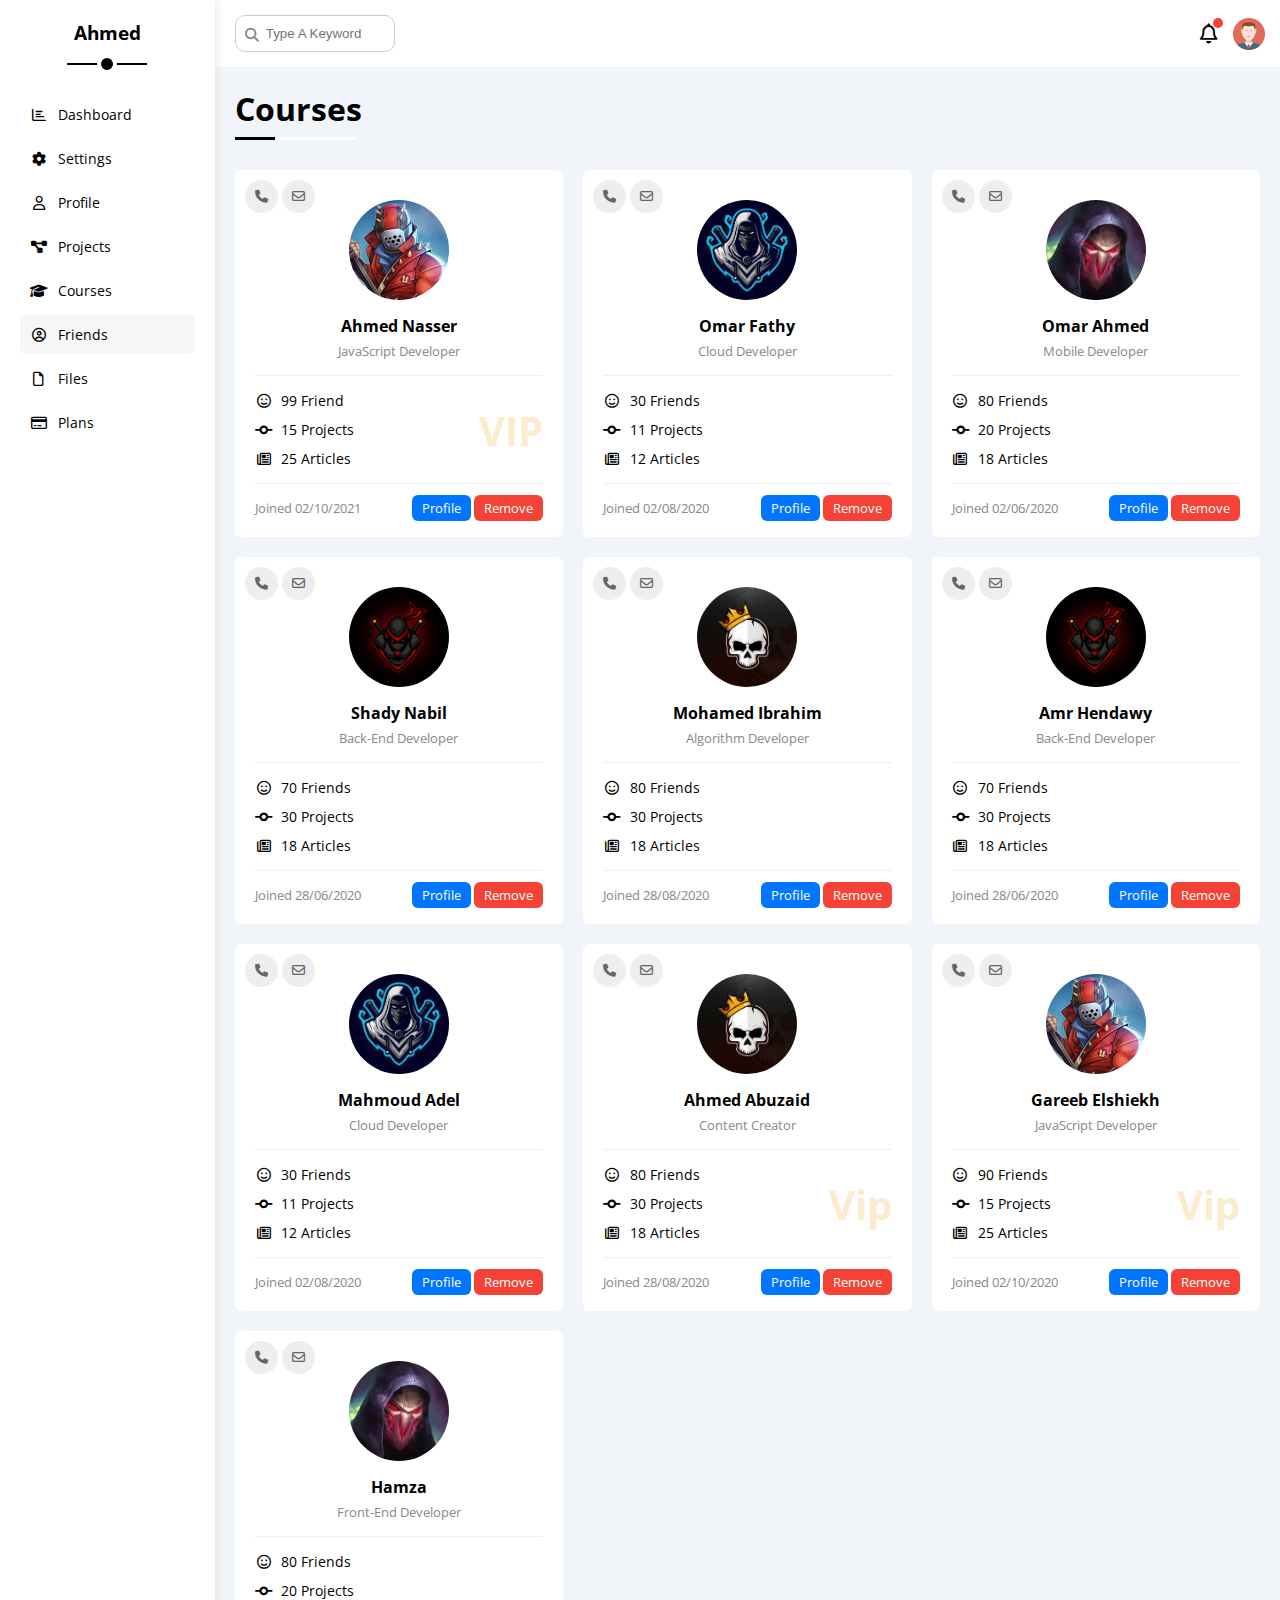
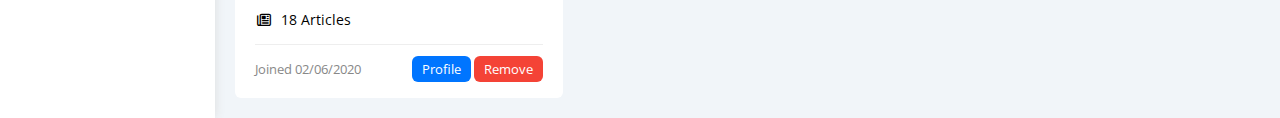
<file: friends.html>
<!DOCTYPE html>
<html lang="en">

<head>
  <meta charset="UTF-8">
  <meta name="author" content="Ahmed Mostafa">
  <link rel="shortcut icon" href="imgs/f.ico" type="image/x-icon">
  <meta name="viewport" content="width=device-width, initial-scale=1.0">
  <!-- Font Awesome -->
  <link rel="stylesheet" href="css/all.min.css">
  <!-- CSS Files -->
  <link rel="stylesheet" href="css/framework.css">
  <link rel="stylesheet" href="css/main.css">
  <!-- Google Fonts -->
  <link rel="preconnect" href="https://fonts.googleapis.com">
  <link rel="preconnect" href="https://fonts.gstatic.com" crossorigin>
  <link
    href="https://fonts.googleapis.com/css2?family=Open+Sans:ital,wght@0,300..800;1,300..800&family=Work+Sans:ital,wght@0,100..900;1,100..900&display=swap"
    rel="stylesheet">
  <title>Friends</title>
</head>

<body>
  <div class="page d-flex">
    <div class="sidebar bg-white p-20 p-relative">
      <h3 class="p-relative txt-c mt-0">Ahmed</h3>
      <ul>
        <li>
          <a class=" d-flex align-center fs-14 c-black rad-6 p-10" href="index.html">
            <i class="fa-regular fa-chart-bar fa-fw"></i>
            <span>Dashboard</span>
          </a>
        </li>
        <li>
          <a class=" d-flex align-center fs-14 c-black rad-6 p-10" href="settings.html">
            <i class="fa-solid fa-gear fa-fw"></i>
            <span>Settings</span>
          </a>
        </li>
        <li>
          <a class="d-flex align-center fs-14 c-black rad-6 p-10" href="profile.html">
            <i class="fa-regular fa-user fa-fw"></i>
            <span>Profile</span>
          </a>
        </li>
        <li>
          <a class="d-flex align-center fs-14 c-black rad-6 p-10" href="projects.html">
            <i class="fa-solid fa-diagram-project fa-fw"></i>
            <span>Projects</span>
          </a>
        </li>
        <li>
          <a class="d-flex align-center fs-14 c-black rad-6 p-10" href="courses.html">
            <i class="fa-solid fa-graduation-cap fa-fw"></i>
            <span>Courses</span>
          </a>
        </li>
        <li>
          <a class="active d-flex align-center fs-14 c-black rad-6 p-10" href="friends.html">
            <i class="fa-regular fa-circle-user fa-fw"></i>
            <span>Friends</span>
          </a>
        </li>
        <li>
          <a class="d-flex align-center fs-14 c-black rad-6 p-10" href="files.html">
            <i class="fa-regular fa-file fa-fw"></i>
            <span>Files</span>
          </a>
        </li>
        <li>
          <a class="d-flex align-center fs-14 c-black rad-6 p-10" href="plans.html">
            <i class="fa-regular fa-credit-card fa-fw"></i>
            <span>Plans</span>
          </a>
        </li>
      </ul>
    </div>
    <div class="content w-full">
      <!-- Start Head -->
      <div class="head bg-white p-15 between-flex">
        <div class="search p-relative">
          <input class="p-10" type="search" placeholder="Type A Keyword">
        </div>
        <div class="icons d-flex align-center">
          <span class="notification p-relative ">
            <i class="fa-regular fa-bell fa-lg"></i>
          </span>
          <img src="imgs/avatar.png" alt="">
        </div>
      </div>
      <!-- End Head -->
      <h1 class="p-relative">Courses</h1>
      <div class="friends-page d-grid m-20 gap-20">
        <div class="friend bg-white rad-6 p-20 p-relative">
          <div class="contact">
            <i class="fa-solid fa-phone"></i>
            <i class="fa-regular fa-envelope"></i>
          </div>
          <div class="txt-c">
            <img class="rad-half mt-10 mb-10 w-100 h-100" src="imgs/friend-01.jpg" alt="" />
            <h4 class="m-0">Ahmed Nasser</h4>
            <p class="c-grey fs-13 mt-5 mb-0">JavaScript Developer</p>
          </div>
          <div class="icons fs-14 p-relative">
            <div class="mb-10">
              <i class="fa-regular fa-face-smile fa-fw"></i>
              <span>99 Friend</span>
            </div>
            <div class="mb-10">
              <i class="fa-solid fa-code-commit fa-fw"></i>
              <span>15 Projects</span>
            </div>
            <div>
              <i class="fa-regular fa-newspaper fa-fw"></i>
              <span>25 Articles</span>
            </div>
            <span class="vip fw-bold c-orange">VIP</span>
          </div>
          <div class="info between-flex fs-13">
            <span class="c-grey">Joined 02/10/2021</span>
            <div>
              <a class="bg-blue c-white btn-shape" href="profile.html">Profile</a>
              <a class="bg-red c-white btn-shape" href="#">Remove</a>
            </div>
          </div>
        </div>
        <div class="friend bg-white rad-6 p-20 p-relative">
          <div class="contact">
            <i class="fa-solid fa-phone"></i>
            <i class="fa-regular fa-envelope"></i>
          </div>
          <div class="txt-c">
            <img class="rad-half mt-10 mb-10 w-100 h-100" src="imgs/friend-02.jpg" alt="" />
            <h4 class="m-0">Omar Fathy</h4>
            <p class="c-grey fs-13 mt-5 mb-0">Cloud Developer</p>
          </div>
          <div class="icons fs-14 p-relative">
            <div class="mb-10">
              <i class="fa-regular fa-face-smile fa-fw"></i>
              <span>30 Friends</span>
            </div>
            <div class="mb-10">
              <i class="fa-solid fa-code-commit fa-fw"></i>
              <span>11 Projects</span>
            </div>
            <div>
              <i class="fa-regular fa-newspaper fa-fw"></i>
              <span>12 Articles</span>
            </div>
          </div>
          <div class="info between-flex fs-13">
            <span class="c-grey">Joined 02/08/2020</span>
            <div>
              <a class="bg-blue c-white btn-shape" href="profile.html">Profile</a>
              <a class="bg-red c-white btn-shape" href="">Remove</a>
            </div>
          </div>
        </div>
        <div class="friend bg-white rad-6 p-20 p-relative">
          <div class="contact">
            <i class="fa-solid fa-phone"></i>
            <i class="fa-regular fa-envelope"></i>
          </div>
          <div class="txt-c">
            <img class="rad-half mt-10 mb-10 w-100 h-100" src="imgs/friend-03.jpg" alt="" />
            <h4 class="m-0">Omar Ahmed</h4>
            <p class="c-grey fs-13 mt-5 mb-0">Mobile Developer</p>
          </div>
          <div class="icons fs-14 p-relative">
            <div class="mb-10">
              <i class="fa-regular fa-face-smile fa-fw"></i>
              <span>80 Friends</span>
            </div>
            <div class="mb-10">
              <i class="fa-solid fa-code-commit fa-fw"></i>
              <span>20 Projects</span>
            </div>
            <div>
              <i class="fa-regular fa-newspaper fa-fw"></i>
              <span>18 Articles</span>
            </div>
          </div>
          <div class="info between-flex fs-13">
            <span class="c-grey">Joined 02/06/2020</span>
            <div>
              <a class="bg-blue c-white btn-shape" href="profile.html">Profile</a>
              <a class="bg-red c-white btn-shape" href="">Remove</a>
            </div>
          </div>
        </div>
        <div class="friend bg-white rad-6 p-20 p-relative">
          <div class="contact">
            <i class="fa-solid fa-phone"></i>
            <i class="fa-regular fa-envelope"></i>
          </div>
          <div class="txt-c">
            <img class="rad-half mt-10 mb-10 w-100 h-100" src="imgs/friend-04.jpg" alt="" />
            <h4 class="m-0">Shady Nabil</h4>
            <p class="c-grey fs-13 mt-5 mb-0">Back-End Developer</p>
          </div>
          <div class="icons fs-14 p-relative">
            <div class="mb-10">
              <i class="fa-regular fa-face-smile fa-fw"></i>
              <span>70 Friends</span>
            </div>
            <div class="mb-10">
              <i class="fa-solid fa-code-commit fa-fw"></i>
              <span>30 Projects</span>
            </div>
            <div>
              <i class="fa-regular fa-newspaper fa-fw"></i>
              <span>18 Articles</span>
            </div>
          </div>
          <div class="info between-flex fs-13">
            <span class="c-grey">Joined 28/06/2020</span>
            <div>
              <a class="bg-blue c-white btn-shape" href="profile.html">Profile</a>
              <a class="bg-red c-white btn-shape" href="">Remove</a>
            </div>
          </div>
        </div>
        <div class="friend bg-white rad-6 p-20 p-relative">
          <div class="contact">
            <i class="fa-solid fa-phone"></i>
            <i class="fa-regular fa-envelope"></i>
          </div>
          <div class="txt-c">
            <img class="rad-half mt-10 mb-10 w-100 h-100" src="imgs/friend-05.jpg" alt="" />
            <h4 class="m-0">Mohamed Ibrahim</h4>
            <p class="c-grey fs-13 mt-5 mb-0">Algorithm Developer</p>
          </div>
          <div class="icons fs-14 p-relative">
            <div class="mb-10">
              <i class="fa-regular fa-face-smile fa-fw"></i>
              <span>80 Friends</span>
            </div>
            <div class="mb-10">
              <i class="fa-solid fa-code-commit fa-fw"></i>
              <span>30 Projects</span>
            </div>
            <div>
              <i class="fa-regular fa-newspaper fa-fw"></i>
              <span>18 Articles</span>
            </div>
          </div>
          <div class="info between-flex fs-13">
            <span class="c-grey">Joined 28/08/2020</span>
            <div>
              <a class="bg-blue c-white btn-shape" href="profile.html">Profile</a>
              <a class="bg-red c-white btn-shape" href="">Remove</a>
            </div>
          </div>
        </div>
        <div class="friend bg-white rad-6 p-20 p-relative">
          <div class="contact">
            <i class="fa-solid fa-phone"></i>
            <i class="fa-regular fa-envelope"></i>
          </div>
          <div class="txt-c">
            <img class="rad-half mt-10 mb-10 w-100 h-100" src="imgs/friend-04.jpg" alt="" />
            <h4 class="m-0">Amr Hendawy</h4>
            <p class="c-grey fs-13 mt-5 mb-0">Back-End Developer</p>
          </div>
          <div class="icons fs-14 p-relative">
            <div class="mb-10">
              <i class="fa-regular fa-face-smile fa-fw"></i>
              <span>70 Friends</span>
            </div>
            <div class="mb-10">
              <i class="fa-solid fa-code-commit fa-fw"></i>
              <span>30 Projects</span>
            </div>
            <div>
              <i class="fa-regular fa-newspaper fa-fw"></i>
              <span>18 Articles</span>
            </div>
          </div>
          <div class="info between-flex fs-13">
            <span class="c-grey">Joined 28/06/2020</span>
            <div>
              <a class="bg-blue c-white btn-shape" href="profile.html">Profile</a>
              <a class="bg-red c-white btn-shape" href="">Remove</a>
            </div>
          </div>
        </div>
        <div class="friend bg-white rad-6 p-20 p-relative">
          <div class="contact">
            <i class="fa-solid fa-phone"></i>
            <i class="fa-regular fa-envelope"></i>
          </div>
          <div class="txt-c">
            <img class="rad-half mt-10 mb-10 w-100 h-100" src="imgs/friend-02.jpg" alt="" />
            <h4 class="m-0">Mahmoud Adel</h4>
            <p class="c-grey fs-13 mt-5 mb-0">Cloud Developer</p>
          </div>
          <div class="icons fs-14 p-relative">
            <div class="mb-10">
              <i class="fa-regular fa-face-smile fa-fw"></i>
              <span>30 Friends</span>
            </div>
            <div class="mb-10">
              <i class="fa-solid fa-code-commit fa-fw"></i>
              <span>11 Projects</span>
            </div>
            <div>
              <i class="fa-regular fa-newspaper fa-fw"></i>
              <span>12 Articles</span>
            </div>
          </div>
          <div class="info between-flex fs-13">
            <span class="c-grey">Joined 02/08/2020</span>
            <div>
              <a class="bg-blue c-white btn-shape" href="profile.html">Profile</a>
              <a class="bg-red c-white btn-shape" href="">Remove</a>
            </div>
          </div>
        </div>
        <div class="friend bg-white rad-6 p-20 p-relative">
          <div class="contact">
            <i class="fa-solid fa-phone"></i>
            <i class="fa-regular fa-envelope"></i>
          </div>
          <div class="txt-c">
            <img class="rad-half mt-10 mb-10 w-100 h-100" src="imgs/friend-05.jpg" alt="" />
            <h4 class="m-0">Ahmed Abuzaid</h4>
            <p class="c-grey fs-13 mt-5 mb-0">Content Creator</p>
          </div>
          <div class="icons fs-14 p-relative">
            <div class="mb-10">
              <i class="fa-regular fa-face-smile fa-fw"></i>
              <span>80 Friends</span>
            </div>
            <div class="mb-10">
              <i class="fa-solid fa-code-commit fa-fw"></i>
              <span>30 Projects</span>
            </div>
            <div>
              <i class="fa-regular fa-newspaper fa-fw"></i>
              <span>18 Articles</span>
            </div>
            <span class="vip fw-bold c-orange">Vip</span>
          </div>
          <div class="info between-flex fs-13">
            <span class="c-grey">Joined 28/08/2020</span>
            <div>
              <a class="bg-blue c-white btn-shape" href="profile.html">Profile</a>
              <a class="bg-red c-white btn-shape" href="">Remove</a>
            </div>
          </div>
        </div>
        <div class="friend bg-white rad-6 p-20 p-relative">
          <div class="contact">
            <i class="fa-solid fa-phone"></i>
            <i class="fa-regular fa-envelope"></i>
          </div>
          <div class="txt-c">
            <img class="rad-half mt-10 mb-10 w-100 h-100" src="imgs/friend-01.jpg" alt="" />
            <h4 class="m-0">Gareeb Elshiekh</h4>
            <p class="c-grey fs-13 mt-5 mb-0">JavaScript Developer</p>
          </div>
          <div class="icons fs-14 p-relative">
            <div class="mb-10">
              <i class="fa-regular fa-face-smile fa-fw"></i>
              <span>90 Friends</span>
            </div>
            <div class="mb-10">
              <i class="fa-solid fa-code-commit fa-fw"></i>
              <span>15 Projects</span>
            </div>
            <div>
              <i class="fa-regular fa-newspaper fa-fw"></i>
              <span>25 Articles</span>
            </div>
            <span class="vip fw-bold c-orange">Vip</span>
          </div>
          <div class="info between-flex fs-13">
            <span class="c-grey">Joined 02/10/2020</span>
            <div>
              <a class="bg-blue c-white btn-shape" href="profile.html">Profile</a>
              <a class="bg-red c-white btn-shape" href="">Remove</a>
            </div>
          </div>
        </div>
        <div class="friend bg-white rad-6 p-20 p-relative">
          <div class="contact">
            <i class="fa-solid fa-phone"></i>
            <i class="fa-regular fa-envelope"></i>
          </div>
          <div class="txt-c">
            <img class="rad-half mt-10 mb-10 w-100 h-100" src="imgs/friend-03.jpg" alt="" />
            <h4 class="m-0">Hamza</h4>
            <p class="c-grey fs-13 mt-5 mb-0">Front-End Developer</p>
          </div>
          <div class="icons fs-14 p-relative">
            <div class="mb-10">
              <i class="fa-regular fa-face-smile fa-fw"></i>
              <span>80 Friends</span>
            </div>
            <div class="mb-10">
              <i class="fa-solid fa-code-commit fa-fw"></i>
              <span>20 Projects</span>
            </div>
            <div>
              <i class="fa-regular fa-newspaper fa-fw"></i>
              <span>18 Articles</span>
            </div>
          </div>
          <div class="info between-flex fs-13">
            <span class="c-grey">Joined 02/06/2020</span>
            <div>
              <a class="bg-blue c-white btn-shape" href="profile.html">Profile</a>
              <a class="bg-red c-white btn-shape" href="">Remove</a>
            </div>
          </div>
        </div>
      </div>
    </div>
  </div>
</body>

</html>
</file>
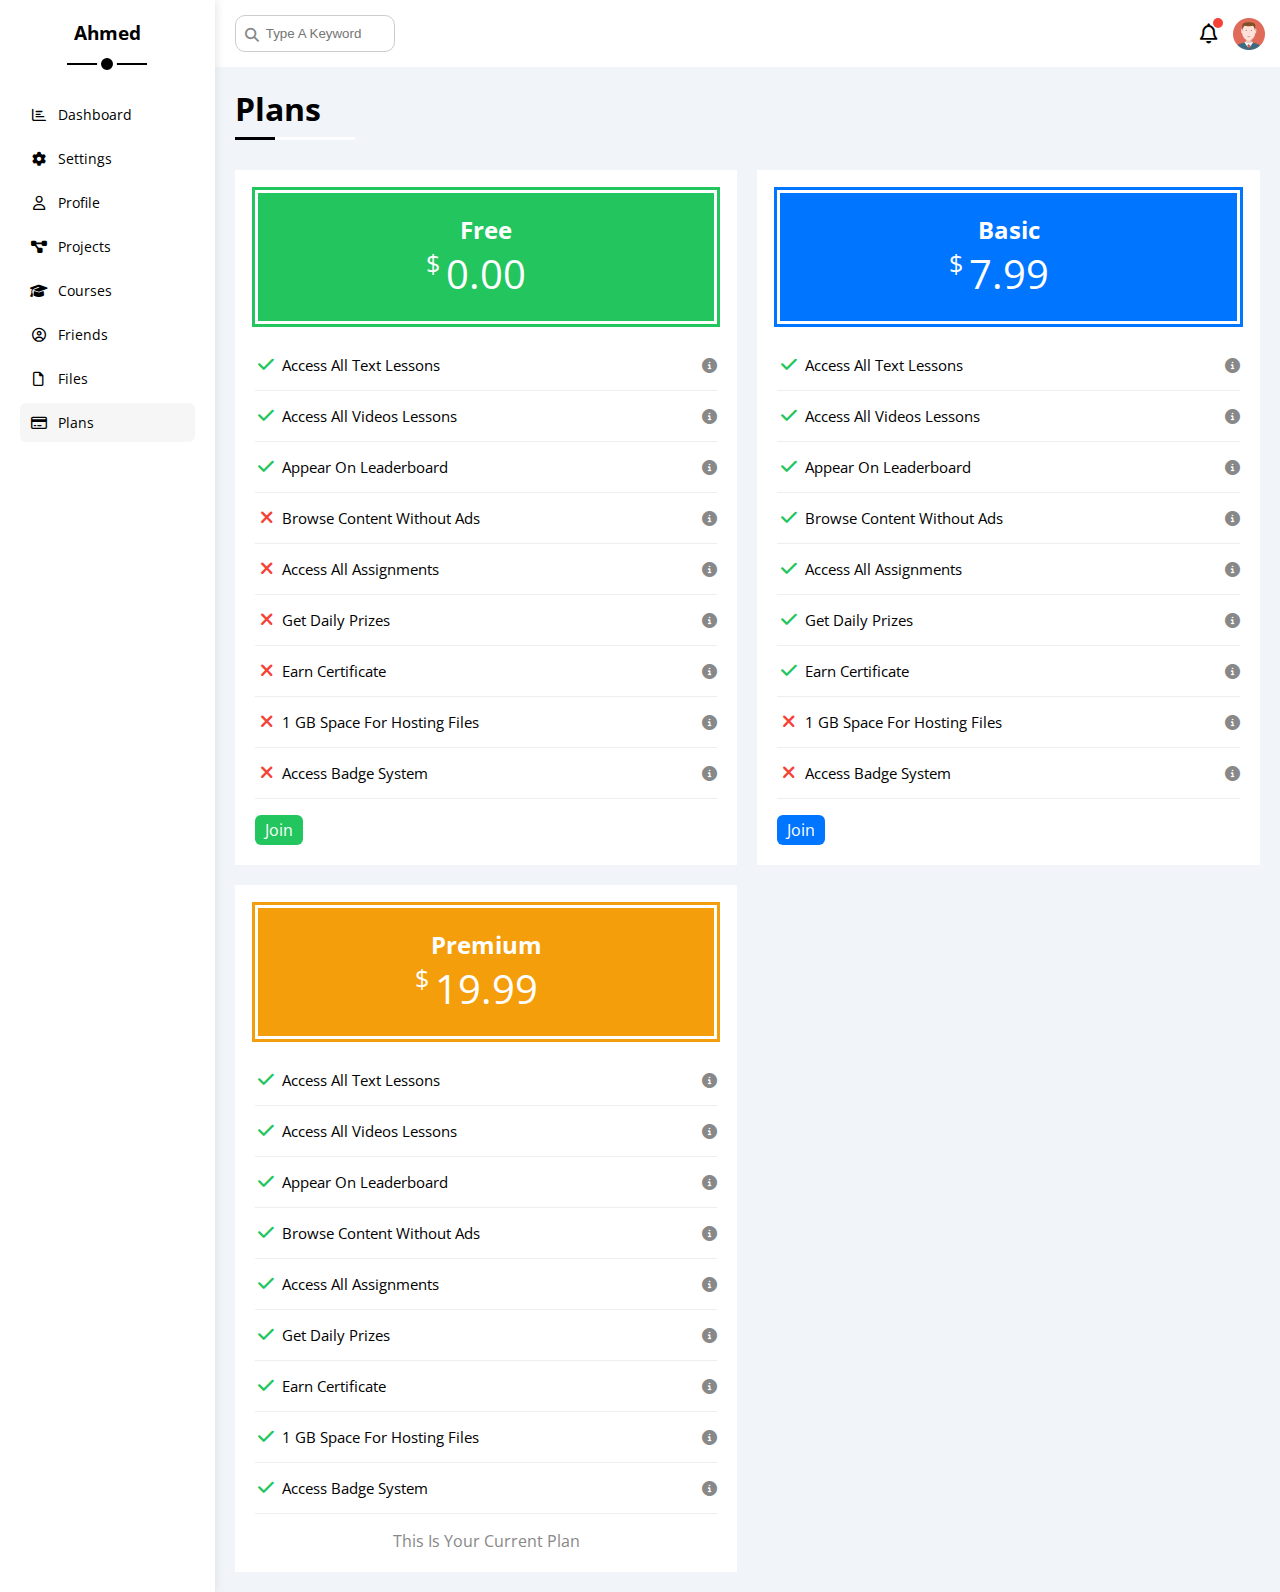
<file: plans.html>
<!DOCTYPE html>
<html lang="en">

<head>
  <meta charset="UTF-8">
  <meta name="author" content="Ahmed Mostafa">
  <link rel="shortcut icon" href="imgs/f.ico" type="image/x-icon">
  <meta name="viewport" content="width=device-width, initial-scale=1.0">
  <!-- Font Awesome -->
  <link rel="stylesheet" href="css/all.min.css">
  <!-- CSS Files -->
  <link rel="stylesheet" href="css/framework.css">
  <link rel="stylesheet" href="css/main.css">
  <!-- Google Fonts -->
  <link rel="preconnect" href="https://fonts.googleapis.com">
  <link rel="preconnect" href="https://fonts.gstatic.com" crossorigin>
  <link
    href="https://fonts.googleapis.com/css2?family=Open+Sans:ital,wght@0,300..800;1,300..800&family=Work+Sans:ital,wght@0,100..900;1,100..900&display=swap"
    rel="stylesheet">
  <title>Plans</title>
</head>

<body>
  <div class="page d-flex">
    <div class="sidebar bg-white p-20 p-relative">
      <h3 class="p-relative txt-c mt-0">Ahmed</h3>
      <ul>
        <li>
          <a class=" d-flex align-center fs-14 c-black rad-6 p-10" href="index.html">
            <i class="fa-regular fa-chart-bar fa-fw"></i>
            <span>Dashboard</span>
          </a>
        </li>
        <li>
          <a class=" d-flex align-center fs-14 c-black rad-6 p-10" href="settings.html">
            <i class="fa-solid fa-gear fa-fw"></i>
            <span>Settings</span>
          </a>
        </li>
        <li>
          <a class="d-flex align-center fs-14 c-black rad-6 p-10" href="profile.html">
            <i class="fa-regular fa-user fa-fw"></i>
            <span>Profile</span>
          </a>
        </li>
        <li>
          <a class="d-flex align-center fs-14 c-black rad-6 p-10" href="projects.html">
            <i class="fa-solid fa-diagram-project fa-fw"></i>
            <span>Projects</span>
          </a>
        </li>
        <li>
          <a class="d-flex align-center fs-14 c-black rad-6 p-10" href="courses.html">
            <i class="fa-solid fa-graduation-cap fa-fw"></i>
            <span>Courses</span>
          </a>
        </li>
        <li>
          <a class=" d-flex align-center fs-14 c-black rad-6 p-10" href="friends.html">
            <i class="fa-regular fa-circle-user fa-fw"></i>
            <span>Friends</span>
          </a>
        </li>
        <li>
          <a class=" d-flex align-center fs-14 c-black rad-6 p-10" href="files.html">
            <i class="fa-regular fa-file fa-fw"></i>
            <span>Files</span>
          </a>
        </li>
        <li>
          <a class="active d-flex align-center fs-14 c-black rad-6 p-10" href="plans.html">
            <i class="fa-regular fa-credit-card fa-fw"></i>
            <span>Plans</span>
          </a>
        </li>
      </ul>
    </div>
    <div class="content w-full">
      <!-- Start Head -->
      <div class="head bg-white p-15 between-flex">
        <div class="search p-relative">
          <input class="p-10" type="search" placeholder="Type A Keyword">
        </div>
        <div class="icons d-flex align-center">
          <span class="notification p-relative ">
            <i class="fa-regular fa-bell fa-lg"></i>
          </span>
          <img src="imgs/avatar.png" alt="">
        </div>
      </div>
      <!-- End Head -->
      <h1 class="p-relative">Plans</h1>
      <div class="plans-page d-grid m-20 gap-20">
        <div class="plan green bg-white p-20">
          <div class="top bg-green txt-c p-20">
            <h2 class="m-0 c-white">Free</h2>
            <div class="price c-white"><span>$</span>0.00</div>
          </div>
          <ul>
            <li>
              <i class="fa-solid fa-check fa-fw yes"></i>
              <span>Access All Text Lessons</span>
              <i class="fa-solid fa-circle-info help"></i>
            </li>
            <li>
              <i class="fa-solid fa-check fa-fw yes"></i>
              <span>Access All Videos Lessons</span>
              <i class="fa-solid fa-circle-info help"></i>
            </li>
            <li>
              <i class="fa-solid fa-check fa-fw yes"></i>
              <span>Appear On Leaderboard</span>
              <i class="fa-solid fa-circle-info help"></i>
            </li>
            <li>
              <i class="fa-solid fa-xmark fa-fw"></i>
              <span>Browse Content Without Ads</span>
              <i class="fa-solid fa-circle-info help"></i>
            </li>
            <li>
              <i class="fa-solid fa-xmark fa-fw"></i>
              <span>Access All Assignments</span>
              <i class="fa-solid fa-circle-info help"></i>
            </li>
            <li>
              <i class="fa-solid fa-xmark fa-fw"></i>
              <span>Get Daily Prizes</span>
              <i class="fa-solid fa-circle-info help"></i>
            </li>
            <li>
              <i class="fa-solid fa-xmark fa-fw"></i>
              <span>Earn Certificate</span>
              <i class="fa-solid fa-circle-info help"></i>
            </li>
            <li>
              <i class="fa-solid fa-xmark fa-fw"></i>
              <span>1 GB Space For Hosting Files</span>
              <i class="fa-solid fa-circle-info help"></i>
            </li>
            <li>
              <i class="fa-solid fa-xmark fa-fw"></i>
              <span>Access Badge System</span>
              <i class="fa-solid fa-circle-info help"></i>
            </li>
          </ul>
          <a href="#" class="btn-shape bg-green c-white d-block w-fit">Join</a>
        </div>
        <!-- Start Plan -->
        <div class="plan blue bg-white p-20">
          <div class="top bg-blue txt-c p-20">
            <h2 class="m-0 c-white">Basic</h2>
            <div class="price c-white"><span>$</span>7.99</div>
          </div>
          <ul class="list-none p-0">
            <li>
              <i class="fa-solid fa-check fa-fw yes"></i>
              <span>Access All Text Lessons</span>
              <i class="fa-solid fa-circle-info help"></i>
            </li>
            <li>
              <i class="fa-solid fa-check fa-fw yes"></i>
              <span>Access All Videos Lessons</span>
              <i class="fa-solid fa-circle-info help"></i>
            </li>
            <li>
              <i class="fa-solid fa-check fa-fw yes"></i>
              <span>Appear On Leaderboard</span>
              <i class="fa-solid fa-circle-info help"></i>
            </li>
            <li>
              <i class="fa-solid fa-check fa-fw yes"></i>
              <span>Browse Content Without Ads</span>
              <i class="fa-solid fa-circle-info help"></i>
            </li>
            <li>
              <i class="fa-solid fa-check fa-fw yes"></i>
              <span>Access All Assignments</span>
              <i class="fa-solid fa-circle-info help"></i>
            </li>
            <li>
              <i class="fa-solid fa-check fa-fw yes"></i>
              <span>Get Daily Prizes</span>
              <i class="fa-solid fa-circle-info help"></i>
            </li>
            <li>
              <i class="fa-solid fa-check fa-fw yes"></i>
              <span>Earn Certificate</span>
              <i class="fa-solid fa-circle-info help"></i>
            </li>
            <li>
              <i class="fa-solid fa-xmark fa-fw"></i>
              <span>1 GB Space For Hosting Files</span>
              <i class="fa-solid fa-circle-info help"></i>
            </li>
            <li>
              <i class="fa-solid fa-xmark fa-fw"></i>
              <span>Access Badge System</span>
              <i class="fa-solid fa-circle-info help"></i>
            </li>
          </ul>
          <a href="#" class="btn-shape bg-blue c-white d-block w-fit">Join</a>
        </div>
        <!-- End Plan -->
        <!-- Start Plan -->
        <div class="plan orange bg-white p-20">
          <div class="top bg-orange txt-c p-20">
            <h2 class="m-0 c-white">Premium</h2>
            <div class="price c-white"><span>$</span>19.99</div>
          </div>
          <ul class="list-none p-0">
            <li>
              <i class="fa-solid fa-check fa-fw yes"></i>
              <span>Access All Text Lessons</span>
              <i class="fa-solid fa-circle-info help"></i>
            </li>
            <li>
              <i class="fa-solid fa-check fa-fw yes"></i>
              <span>Access All Videos Lessons</span>
              <i class="fa-solid fa-circle-info help"></i>
            </li>
            <li>
              <i class="fa-solid fa-check fa-fw yes"></i>
              <span>Appear On Leaderboard</span>
              <i class="fa-solid fa-circle-info help"></i>
            </li>
            <li>
              <i class="fa-solid fa-check fa-fw yes"></i>
              <span>Browse Content Without Ads</span>
              <i class="fa-solid fa-circle-info help"></i>
            </li>
            <li>
              <i class="fa-solid fa-check fa-fw yes"></i>
              <span>Access All Assignments</span>
              <i class="fa-solid fa-circle-info help"></i>
            </li>
            <li>
              <i class="fa-solid fa-check fa-fw yes"></i>
              <span>Get Daily Prizes</span>
              <i class="fa-solid fa-circle-info help"></i>
            </li>
            <li>
              <i class="fa-solid fa-check fa-fw yes"></i>
              <span>Earn Certificate</span>
              <i class="fa-solid fa-circle-info help"></i>
            </li>
            <li>
              <i class="fa-solid fa-check fa-fw yes"></i>
              <span>1 GB Space For Hosting Files</span>
              <i class="fa-solid fa-circle-info help"></i>
            </li>
            <li>
              <i class="fa-solid fa-check fa-fw yes"></i>
              <span>Access Badge System</span>
              <i class="fa-solid fa-circle-info help"></i>
            </li>
          </ul>
          <p class="c-grey m-0 txt-c">This Is Your Current Plan</p>
        </div>
      </div>
    </div>
  </div>
</body>

</html>
</file>
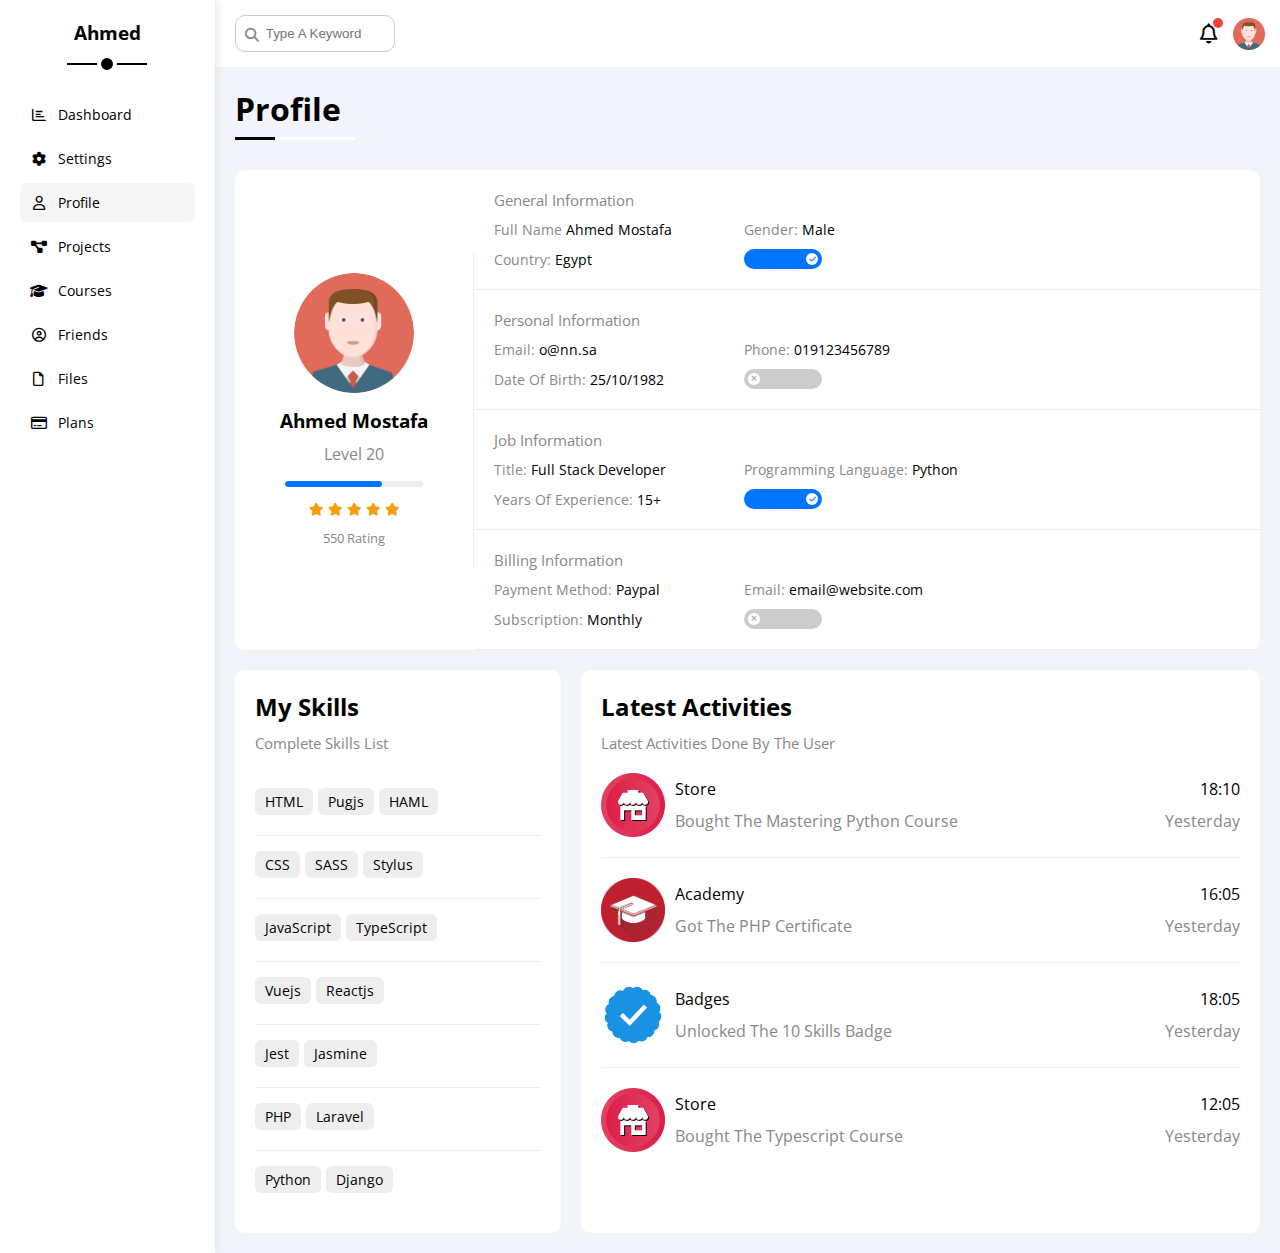
<file: profile.html>
<!DOCTYPE html>
<html lang="en">

<head>
  <meta charset="UTF-8">
  <meta name="author" content="Ahmed Mostafa">
  <link rel="shortcut icon" href="imgs/f.ico" type="image/x-icon">
  <meta name="viewport" content="width=device-width, initial-scale=1.0">
  <!-- Font Awesome -->
  <link rel="stylesheet" href="css/all.min.css">
  <!-- CSS Files -->
  <link rel="stylesheet" href="css/framework.css">
  <link rel="stylesheet" href="css/main.css">
  <!-- Google Fonts -->
  <link rel="preconnect" href="https://fonts.googleapis.com">
  <link rel="preconnect" href="https://fonts.gstatic.com" crossorigin>
  <link
    href="https://fonts.googleapis.com/css2?family=Open+Sans:ital,wght@0,300..800;1,300..800&family=Work+Sans:ital,wght@0,100..900;1,100..900&display=swap"
    rel="stylesheet">
  <title>Profile</title>
</head>

<body>
  <div class="page d-flex">
    <div class="sidebar bg-white p-20 p-relative">
      <h3 class="p-relative txt-c mt-0">Ahmed</h3>
      <ul>
        <li>
          <a class=" d-flex align-center fs-14 c-black rad-6 p-10" href="index.html">
            <i class="fa-regular fa-chart-bar fa-fw"></i>
            <span>Dashboard</span>
          </a>
        </li>
        <li>
          <a class=" d-flex align-center fs-14 c-black rad-6 p-10" href="settings.html">
            <i class="fa-solid fa-gear fa-fw"></i>
            <span>Settings</span>
          </a>
        </li>
        <li>
          <a class="active d-flex align-center fs-14 c-black rad-6 p-10" href="profile.html">
            <i class="fa-regular fa-user fa-fw"></i>
            <span>Profile</span>
          </a>
        </li>
        <li>
          <a class="d-flex align-center fs-14 c-black rad-6 p-10" href="projects.html">
            <i class="fa-solid fa-diagram-project fa-fw"></i>
            <span>Projects</span>
          </a>
        </li>
        <li>
          <a class="d-flex align-center fs-14 c-black rad-6 p-10" href="courses.html">
            <i class="fa-solid fa-graduation-cap fa-fw"></i>
            <span>Courses</span>
          </a>
        </li>
        <li>
          <a class="d-flex align-center fs-14 c-black rad-6 p-10" href="friends.html">
            <i class="fa-regular fa-circle-user fa-fw"></i>
            <span>Friends</span>
          </a>
        </li>
        <li>
          <a class="d-flex align-center fs-14 c-black rad-6 p-10" href="files.html">
            <i class="fa-regular fa-file fa-fw"></i>
            <span>Files</span>
          </a>
        </li>
        <li>
          <a class="d-flex align-center fs-14 c-black rad-6 p-10" href="plans.html">
            <i class="fa-regular fa-credit-card fa-fw"></i>
            <span>Plans</span>
          </a>
        </li>
      </ul>
    </div>
    <div class="content w-full">
      <!-- Start Head -->
      <div class="head bg-white p-15 between-flex">
        <div class="search p-relative">
          <input class="p-10" type="search" placeholder="Type A Keyword">
        </div>
        <div class="icons d-flex align-center">
          <span class="notification p-relative ">
            <i class="fa-regular fa-bell fa-lg"></i>
          </span>
          <img src="imgs/avatar.png" alt="">
        </div>
      </div>
      <!-- End Head -->
      <h1 class=" p-relative">Profile</h1>
      <div class="profile-page m-20">
        <!-- Start Overview -->
        <div class="overview bg-white rad-10 d-flex align-center">
          <div class="avatar-box txt-c p-20">
            <img class="rad-half mb-10" src="imgs/avatar.png" alt="">
            <h3 class="m-0">Ahmed Mostafa</h3>
            <p class="c-grey mt-10">Level 20</p>
            <div class="level rad-6 bg-eee p-relative">
              <span style="width: 70%"></span>
            </div>
            <div class="rating mt-10 mb-10">
              <i class="fa-solid fa-star c-orange fs-13"></i>
              <i class="fa-solid fa-star c-orange fs-13"></i>
              <i class="fa-solid fa-star c-orange fs-13"></i>
              <i class="fa-solid fa-star c-orange fs-13"></i>
              <i class="fa-solid fa-star c-orange fs-13"></i>
            </div>
            <div class="c-grey m-0 fs-13">550 Rating</div>
          </div>
          <div class="info-box w-full txt-c-mobile">
            <!-- Start Information Row -->
            <div class="box p-20 d-flex align-center">
              <h4 class="c-grey fs-15 m-0 w-full">General Information</h4>
              <div class="fs-14">
                <span class="c-grey">Full Name</span>
                <span>Ahmed Mostafa</span>
              </div>
              <div class="fs-14">
                <span class="c-grey">Gender:</span>
                <span>Male</span>
              </div>
              <div class="fs-14">
                <span class="c-grey">Country:</span>
                <span>Egypt</span>
              </div>
              <div class="fs-14">
                <label>
                  <input class="toggle-checkbox" type="checkbox" checked />
                  <div class="toggle-switch"></div>
                </label>
              </div>
            </div>
            <!-- End Information Row -->
            <!-- Start Information Row -->
            <div class="box p-20 d-flex align-center">
              <h4 class="c-grey w-full fs-15 m-0">Personal Information</h4>
              <div class="fs-14">
                <span class="c-grey">Email:</span>
                <span>o@nn.sa</span>
              </div>
              <div class="fs-14">
                <span class="c-grey">Phone:</span>
                <span>019123456789</span>
              </div>
              <div class="fs-14">
                <span class="c-grey">Date Of Birth:</span>
                <span>25/10/1982</span>
              </div>
              <div class="fs-14">
                <label>
                  <input class="toggle-checkbox" type="checkbox" />
                  <div class="toggle-switch"></div>
                </label>
              </div>
            </div>
            <!-- End Information Row -->
            <!-- Start Information Row -->
            <div class="box p-20 d-flex align-center">
              <h4 class="c-grey w-full fs-15 m-0">Job Information</h4>
              <div class="fs-14">
                <span class="c-grey">Title:</span>
                <span>Full Stack Developer</span>
              </div>
              <div class="fs-14">
                <span class="c-grey">Programming Language:</span>
                <span>Python</span>
              </div>
              <div class="fs-14">
                <span class="c-grey">Years Of Experience:</span>
                <span>15+</span>
              </div>
              <div class="fs-14">
                <label>
                  <input class="toggle-checkbox" type="checkbox" checked />
                  <div class="toggle-switch"></div>
                </label>
              </div>
            </div>
            <!-- End Information Row -->
            <!-- Start Information Row -->
            <div class="box p-20 d-flex align-center">
              <h4 class="c-grey w-full fs-15 m-0">Billing Information</h4>
              <div class="fs-14">
                <span class="c-grey">Payment Method:</span>
                <span>Paypal</span>
              </div>
              <div class="fs-14">
                <span class="c-grey">Email:</span>
                <span>email@website.com</span>
              </div>
              <div class="fs-14">
                <span class="c-grey">Subscription:</span>
                <span>Monthly</span>
              </div>
              <div class="fs-14">
                <label>
                  <input class="toggle-checkbox" type="checkbox" />
                  <div class="toggle-switch"></div>
                </label>
              </div>
            </div>
            <!-- End Information Row -->
          </div>
        </div>
        <!-- End Overview -->
        <!-- Start Other Data -->
        <div class="other-data d-flex gap-20">
          <div class="skills-card p-20 bg-white rad-10 mt-20">
            <h2 class="mt-0 mb-10">My Skills</h2>
            <p class="mt-0 mb-20 c-grey fs-15">Complete Skills List</p>
            <ul class="m-0 txt-c-mobile">
              <li><span>HTML</span><span>Pugjs</span><span>HAML</span></li>
              <li><span>CSS</span><span>SASS</span><span>Stylus</span></li>
              <li><span>JavaScript</span><span>TypeScript</span></li>
              <li><span>Vuejs</span><span>Reactjs</span></li>
              <li><span>Jest</span><span>Jasmine</span></li>
              <li><span>PHP</span><span>Laravel</span></li>
              <li><span>Python</span><span>Django</span></li>
            </ul>
          </div>
          <div class="activities  p-20 bg-white rad-10 mt-20">
            <h2 class="mt-0 mb-10">Latest Activities</h2>
            <p class="mt-0 mb-20 c-grey fs-15">Latest Activities Done By The User</p>
            <div class="activity d-flex align-center txt-c-mobile">
              <img src="imgs/activity-01.png" alt="" />
              <div class="info">
                <span class="d-block mb-10">Store</span>
                <span class="c-grey">Bought The Mastering Python Course</span>
              </div>
              <div class="date">
                <span class="d-block mb-10">18:10</span>
                <span class="c-grey">Yesterday</span>
              </div>
            </div>
            <div class="activity d-flex align-center txt-c-mobile">
              <img src="imgs/activity-02.png" alt="" />
              <div class="info">
                <span class="d-block mb-10">Academy</span>
                <span class="c-grey">Got The PHP Certificate</span>
              </div>
              <div class="date">
                <span class="d-block mb-10">16:05</span>
                <span class="c-grey">Yesterday</span>
              </div>
            </div>
            <div class="activity d-flex align-center txt-c-mobile">
              <img src="imgs/activity-03.png" alt="" />
              <div class="info">
                <span class="d-block mb-10">Badges</span>
                <span class="c-grey">Unlocked The 10 Skills Badge</span>
              </div>
              <div class="date">
                <span class="d-block mb-10">18:05</span>
                <span class="c-grey">Yesterday</span>
              </div>
            </div>
            <div class="activity d-flex align-center txt-c-mobile">
              <img src="imgs/activity-01.png" alt="" />
              <div class="info">
                <span class="d-block mb-10">Store</span>
                <span class="c-grey">Bought The Typescript Course</span>
              </div>
              <div class="date">
                <span class="d-block mb-10">12:05</span>
                <span class="c-grey">Yesterday</span>
              </div>
            </div>
          </div>
        </div>
        <!-- End Other Data -->
      </div>
    </div>
  </div>
</body>

</html>
</file>
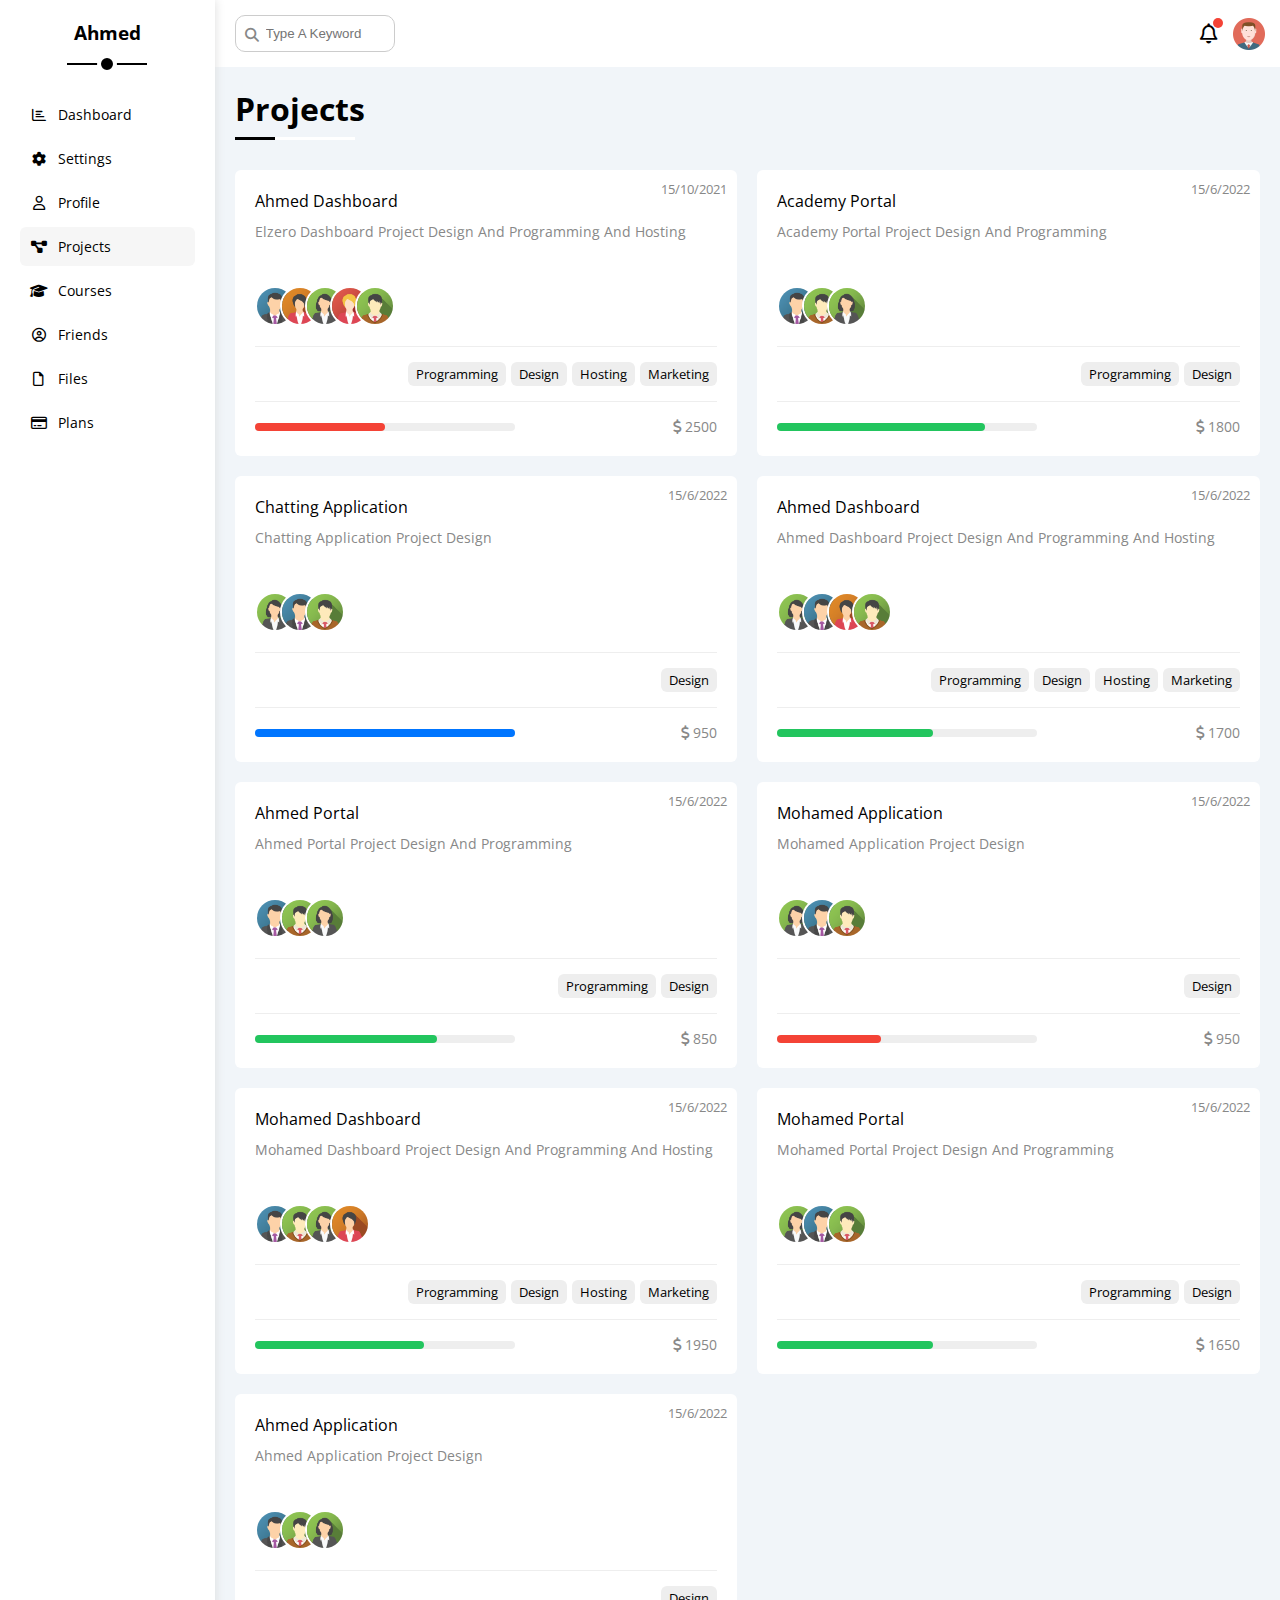
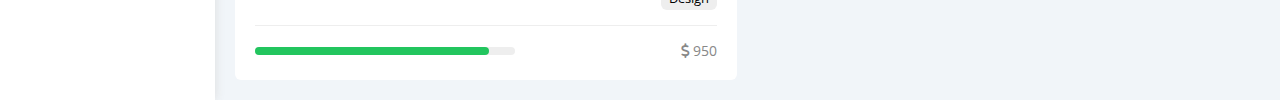
<file: projects.html>
<!DOCTYPE html>
<html lang="en">

<head>
  <meta charset="UTF-8">
  <meta name="author" content="Ahmed Mostafa">
  <link rel="shortcut icon" href="imgs/f.ico" type="image/x-icon">

  <meta name="viewport" content="width=device-width, initial-scale=1.0">
  <!-- Font Awesome -->
  <link rel="stylesheet" href="css/all.min.css">
  <!-- CSS Files -->
  <link rel="stylesheet" href="css/framework.css">
  <link rel="stylesheet" href="css/main.css">
  <!-- Google Fonts -->
  <link rel="preconnect" href="https://fonts.googleapis.com">
  <link rel="preconnect" href="https://fonts.gstatic.com" crossorigin>
  <link
    href="https://fonts.googleapis.com/css2?family=Open+Sans:ital,wght@0,300..800;1,300..800&family=Work+Sans:ital,wght@0,100..900;1,100..900&display=swap"
    rel="stylesheet">
  <title>Projects</title>
</head>

<body>
  <div class="page d-flex">
    <div class="sidebar bg-white p-20 p-relative">
      <h3 class="p-relative txt-c mt-0">Ahmed</h3>
      <ul>
        <li>
          <a class=" d-flex align-center fs-14 c-black rad-6 p-10" href="index.html">
            <i class="fa-regular fa-chart-bar fa-fw"></i>
            <span>Dashboard</span>
          </a>
        </li>
        <li>
          <a class=" d-flex align-center fs-14 c-black rad-6 p-10" href="settings.html">
            <i class="fa-solid fa-gear fa-fw"></i>
            <span>Settings</span>
          </a>
        </li>
        <li>
          <a class=" d-flex align-center fs-14 c-black rad-6 p-10" href="profile.html">
            <i class="fa-regular fa-user fa-fw"></i>
            <span>Profile</span>
          </a>
        </li>
        <li>
          <a class="active d-flex align-center fs-14 c-black rad-6 p-10" href="projects.html">
            <i class="fa-solid fa-diagram-project fa-fw"></i>
            <span>Projects</span>
          </a>
        </li>
        <li>
          <a class="d-flex align-center fs-14 c-black rad-6 p-10" href="courses.html">
            <i class="fa-solid fa-graduation-cap fa-fw"></i>
            <span>Courses</span>
          </a>
        </li>
        <li>
          <a class="d-flex align-center fs-14 c-black rad-6 p-10" href="friends.html">
            <i class="fa-regular fa-circle-user fa-fw"></i>
            <span>Friends</span>
          </a>
        </li>
        <li>
          <a class="d-flex align-center fs-14 c-black rad-6 p-10" href="files.html">
            <i class="fa-regular fa-file fa-fw"></i>
            <span>Files</span>
          </a>
        </li>
        <li>
          <a class="d-flex align-center fs-14 c-black rad-6 p-10" href="plans.html">
            <i class="fa-regular fa-credit-card fa-fw"></i>
            <span>Plans</span>
          </a>
        </li>
      </ul>
    </div>
    <div class="content w-full">
      <!-- Start Head -->
      <div class="head bg-white p-15 between-flex">
        <div class="search p-relative">
          <input class="p-10" type="search" placeholder="Type A Keyword">
        </div>
        <div class="icons d-flex align-center">
          <span class="notification p-relative ">
            <i class="fa-regular fa-bell fa-lg"></i>
          </span>
          <img src="imgs/avatar.png" alt="">
        </div>
      </div>
      <!-- End Head -->
      <h1 class="p-relative">Projects</h1>
      <div class="projects-page d-grid m-20 gap-20">
        <div class="project bg-white p-20 rad-6 p-relative">
          <span class="date fs-13 c-grey">15/10/2021</span>
          <h4 class="m-0">Ahmed Dashboard</h4>
          <p class="c-grey mt-10 mb-10 fs-14">Elzero Dashboard Project Design And Programming And Hosting</p>
          <div class="team">
            <a href="#"><img src="imgs/team-01.png" alt="" /></a>
            <a href="#"><img src="imgs/team-04.png" alt="" /></a>
            <a href="#"><img src="imgs/team-02.png" alt="" /></a>
            <a href="#"><img src="imgs/team-05.png" alt="" /></a>
            <a href="#"><img src="imgs/team-03.png" alt="" /></a>
          </div>
          <div class="do d-flex">
            <span class="fs-13 rad-6 bg-eee">Programming</span>
            <span class="fs-13 rad-6 bg-eee">Design</span>
            <span class="fs-13 rad-6 bg-eee">Hosting</span>
            <span class="fs-13 rad-6 bg-eee">Marketing</span>
          </div>
          <div class="info between-flex">
            <div class="prog bg-eee">
              <span class="bg-red" style="width: 50%"></span>
            </div>
            <div class="fs-14 c-grey">
              <i class="fa-solid fa-dollar-sign"></i>
              2500
            </div>
          </div>
        </div>
        <div class="project bg-white p-20 rad-6 p-relative">
          <span class="date fs-13 c-grey">15/6/2022</span>
          <h4 class="m-0">Academy Portal</h4>
          <p class="c-grey mt-10 mb-10 fs-14">Academy Portal Project Design And Programming</p>
          <div class="team">
            <a href="#"><img src="imgs/team-01.png" alt="" /></a>
            <a href="#"><img src="imgs/team-03.png" alt="" /></a>
            <a href="#"><img src="imgs/team-02.png" alt="" /></a>
          </div>
          <div class="do d-flex">
            <span class="fs-13 rad-6 bg-eee">Programming</span>
            <span class="fs-13 rad-6 bg-eee">Design</span>
          </div>
          <div class="info between-flex">
            <div class="prog bg-eee">
              <span class="bg-green" style="width: 80%"></span>
            </div>
            <div class="fs-14 c-grey">
              <i class="fa-solid fa-dollar-sign"></i>
              1800
            </div>
          </div>
        </div>
        <div class="project bg-white p-20 rad-6 p-relative">
          <span class="date fs-13 c-grey">15/6/2022</span>
          <h4 class="m-0">Chatting Application</h4>
          <p class="c-grey mt-10 mb-10 fs-14">Chatting Application Project Design</p>
          <div class="team">
            <a href="#"><img src="imgs/team-02.png" alt="" /></a>
            <a href="#"><img src="imgs/team-01.png" alt="" /></a>
            <a href="#"><img src="imgs/team-03.png" alt="" /></a>
          </div>
          <div class="do d-flex">
            <span class="fs-13 rad-6 bg-eee">Design</span>
          </div>
          <div class="info between-flex">
            <div class="prog bg-eee">
              <span class="bg-blue" style="width: 100%"></span>
            </div>
            <div class="fs-14 c-grey">
              <i class="fa-solid fa-dollar-sign"></i>
              950
            </div>
          </div>
        </div>
        <div class="project bg-white p-20 rad-6 p-relative">
          <span class="date fs-13 c-grey">15/6/2022</span>
          <h4 class="m-0">Ahmed Dashboard</h4>
          <p class="c-grey mt-10 mb-10 fs-14">Ahmed Dashboard Project Design And Programming And Hosting</p>
          <div class="team">
            <a href="#"><img src="imgs/team-02.png" alt="" /></a>
            <a href="#"><img src="imgs/team-01.png" alt="" /></a>
            <a href="#"><img src="imgs/team-04.png" alt="" /></a>
            <a href="#"><img src="imgs/team-03.png" alt="" /></a>
          </div>
          <div class="do d-flex">
            <span class="fs-13 rad-6 bg-eee">Programming</span>
            <span class="fs-13 rad-6 bg-eee">Design</span>
            <span class="fs-13 rad-6 bg-eee">Hosting</span>
            <span class="fs-13 rad-6 bg-eee">Marketing</span>
          </div>
          <div class="info between-flex">
            <div class="prog bg-eee">
              <span class="bg-green" style="width: 60%"></span>
            </div>
            <div class="fs-14 c-grey">
              <i class="fa-solid fa-dollar-sign"></i>
              1700
            </div>
          </div>
        </div>
        <div class="project bg-white p-20 rad-6 p-relative">
          <span class="date fs-13 c-grey">15/6/2022</span>
          <h4 class="m-0">Ahmed Portal</h4>
          <p class="c-grey mt-10 mb-10 fs-14">Ahmed Portal Project Design And Programming</p>
          <div class="team">
            <a href="#"><img src="imgs/team-01.png" alt="" /></a>
            <a href="#"><img src="imgs/team-03.png" alt="" /></a>
            <a href="#"><img src="imgs/team-02.png" alt="" /></a>
          </div>
          <div class="do d-flex">
            <span class="fs-13 rad-6 bg-eee">Programming</span>
            <span class="fs-13 rad-6 bg-eee">Design</span>
          </div>
          <div class="info between-flex">
            <div class="prog bg-eee">
              <span class="bg-green" style="width: 70%"></span>
            </div>
            <div class="fs-14 c-grey">
              <i class="fa-solid fa-dollar-sign"></i>
              850
            </div>
          </div>
        </div>
        <div class="project bg-white p-20 rad-6 p-relative">
          <span class="date fs-13 c-grey">15/6/2022</span>
          <h4 class="m-0">Mohamed Application</h4>
          <p class="c-grey mt-10 mb-10 fs-14">Mohamed Application Project Design</p>
          <div class="team">
            <a href="#"><img src="imgs/team-02.png" alt="" /></a>
            <a href="#"><img src="imgs/team-01.png" alt="" /></a>
            <a href="#"><img src="imgs/team-03.png" alt="" /></a>
          </div>
          <div class="do d-flex">
            <span class="fs-13 rad-6 bg-eee">Design</span>
          </div>
          <div class="info between-flex">
            <div class="prog bg-eee">
              <span class="bg-red" style="width: 40%"></span>
            </div>
            <div class="fs-14 c-grey">
              <i class="fa-solid fa-dollar-sign"></i>
              950
            </div>
          </div>
        </div>
        <div class="project bg-white p-20 rad-6 p-relative">
          <span class="date fs-13 c-grey">15/6/2022</span>
          <h4 class="m-0">Mohamed Dashboard</h4>
          <p class="c-grey mt-10 mb-10 fs-14">Mohamed Dashboard Project Design And Programming And Hosting</p>
          <div class="team">
            <a href="#"><img src="imgs/team-01.png" alt="" /></a>
            <a href="#"><img src="imgs/team-03.png" alt="" /></a>
            <a href="#"><img src="imgs/team-02.png" alt="" /></a>
            <a href="#"><img src="imgs/team-04.png" alt="" /></a>
          </div>
          <div class="do d-flex">
            <span class="fs-13 rad-6 bg-eee">Programming</span>
            <span class="fs-13 rad-6 bg-eee">Design</span>
            <span class="fs-13 rad-6 bg-eee">Hosting</span>
            <span class="fs-13 rad-6 bg-eee">Marketing</span>
          </div>
          <div class="info between-flex">
            <div class="prog bg-eee">
              <span class="bg-green" style="width: 65%"></span>
            </div>
            <div class="fs-14 c-grey">
              <i class="fa-solid fa-dollar-sign"></i>
              1950
            </div>
          </div>
        </div>
        <div class="project bg-white p-20 rad-6 p-relative">
          <span class="date fs-13 c-grey">15/6/2022</span>
          <h4 class="m-0">Mohamed Portal</h4>
          <p class="c-grey mt-10 mb-10 fs-14">Mohamed Portal Project Design And Programming</p>
          <div class="team">
            <a href="#"><img src="imgs/team-02.png" alt="" /></a>
            <a href="#"><img src="imgs/team-01.png" alt="" /></a>
            <a href="#"><img src="imgs/team-03.png" alt="" /></a>
          </div>
          <div class="do d-flex">
            <span class="fs-13 rad-6 bg-eee">Programming</span>
            <span class="fs-13 rad-6 bg-eee">Design</span>
          </div>
          <div class="info between-flex">
            <div class="prog bg-eee">
              <span class="bg-green" style="width: 60%"></span>
            </div>
            <div class="fs-14 c-grey">
              <i class="fa-solid fa-dollar-sign"></i>
              1650
            </div>
          </div>
        </div>
        <div class="project bg-white p-20 rad-6 p-relative">
          <span class="date fs-13 c-grey">15/6/2022</span>
          <h4 class="m-0">Ahmed Application</h4>
          <p class="c-grey mt-10 mb-10 fs-14">Ahmed Application Project Design</p>
          <div class="team">
            <a href="#"><img src="imgs/team-01.png" alt="" /></a>
            <a href="#"><img src="imgs/team-03.png" alt="" /></a>
            <a href="#"><img src="imgs/team-02.png" alt="" /></a>
          </div>
          <div class="do d-flex">
            <span class="fs-13 rad-6 bg-eee">Design</span>
          </div>
          <div class="info between-flex">
            <div class="prog bg-eee">
              <span class="bg-green" style="width: 90%"></span>
            </div>
            <div class="fs-14 c-grey">
              <i class="fa-solid fa-dollar-sign"></i>
              950
            </div>
          </div>
        </div>
      </div>
    </div>
  </div>
</body>

</html>
</file>
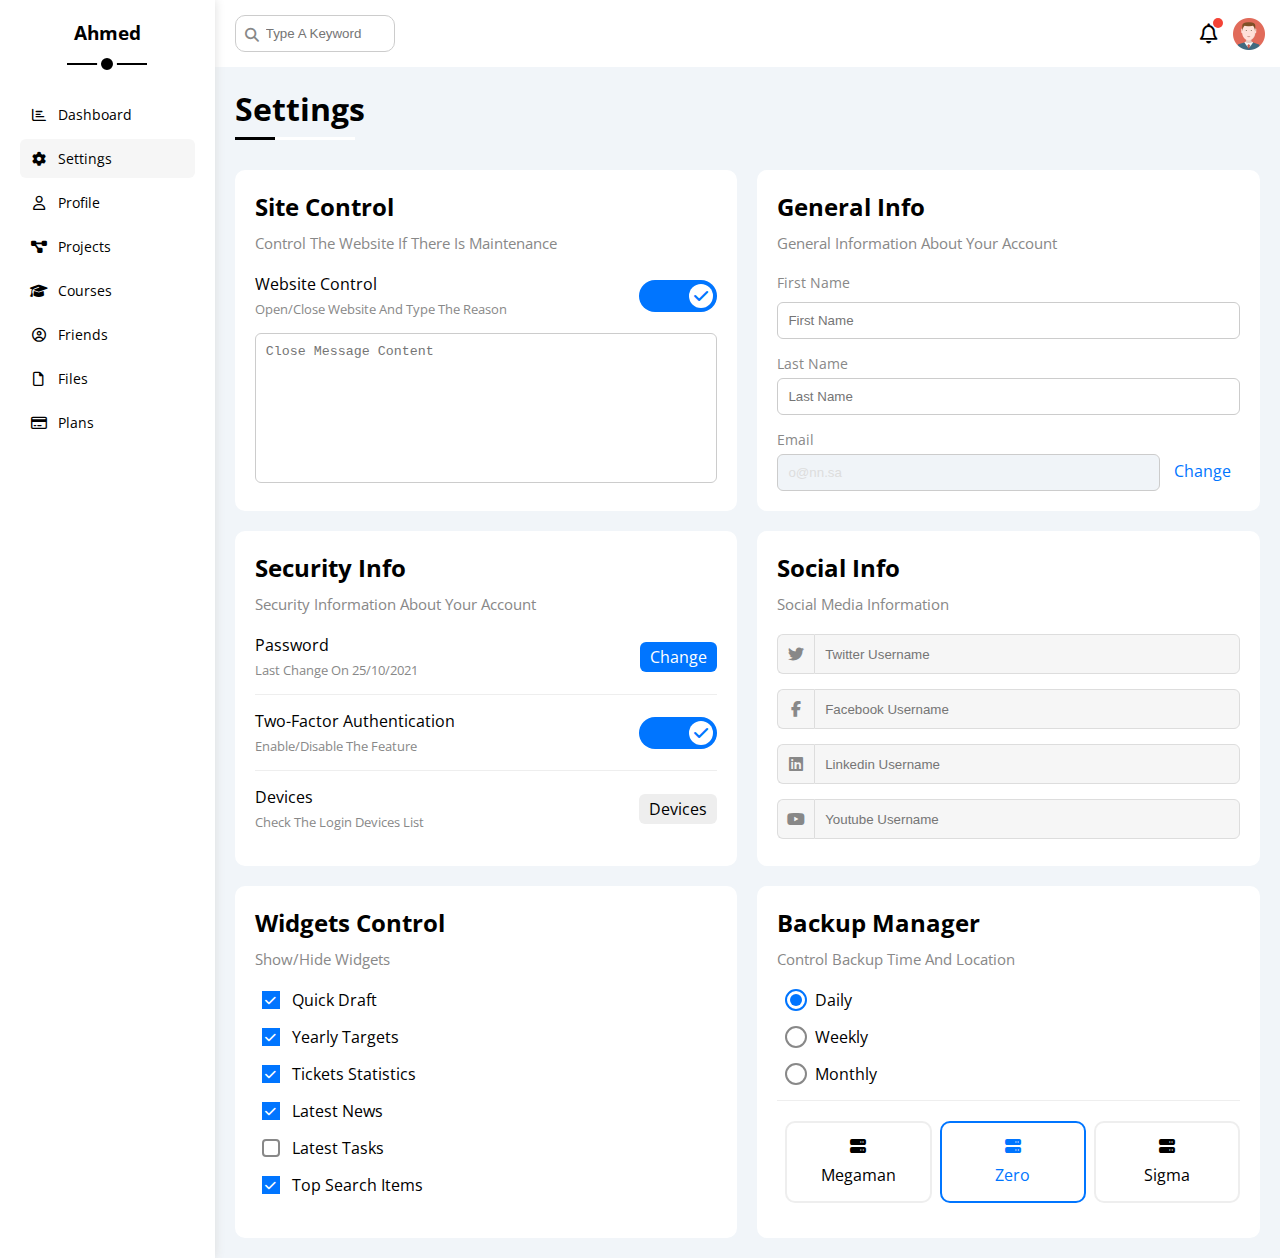
<file: settings.html>
<!DOCTYPE html>
<html lang="en">

<head>
  <meta charset="UTF-8">
  <meta name="author" content="Ahmed Mostafa">
  <link rel="shortcut icon" href="imgs/f.ico" type="image/x-icon">

  <meta name="viewport" content="width=device-width, initial-scale=1.0">
  <!-- Font Awesome -->
  <link rel="stylesheet" href="css/all.min.css">
  <!-- CSS Files -->
  <link rel="stylesheet" href="css/framework.css">
  <link rel="stylesheet" href="css/main.css">
  <!-- Google Fonts -->
  <link rel="preconnect" href="https://fonts.googleapis.com">
  <link rel="preconnect" href="https://fonts.gstatic.com" crossorigin>
  <link
    href="https://fonts.googleapis.com/css2?family=Open+Sans:ital,wght@0,300..800;1,300..800&family=Work+Sans:ital,wght@0,100..900;1,100..900&display=swap"
    rel="stylesheet">
  <title>Settings</title>
</head>

<body>
  <div class="page d-flex">
    <div class="sidebar bg-white p-20 p-relative">
      <h3 class="p-relative txt-c mt-0">Ahmed</h3>
      <ul>
        <li>
          <a class=" d-flex align-center fs-14 c-black rad-6 p-10" href="index.html">
            <i class="fa-regular fa-chart-bar fa-fw"></i>
            <span>Dashboard</span>
          </a>
        </li>
        <li>
          <a class="active d-flex align-center fs-14 c-black rad-6 p-10" href="settings.html">
            <i class="fa-solid fa-gear fa-fw"></i>
            <span>Settings</span>
          </a>
        </li>
        <li>
          <a class="d-flex align-center fs-14 c-black rad-6 p-10" href="profile.html">
            <i class="fa-regular fa-user fa-fw"></i>
            <span>Profile</span>
          </a>
        </li>
        <li>
          <a class="d-flex align-center fs-14 c-black rad-6 p-10" href="projects.html">
            <i class="fa-solid fa-diagram-project fa-fw"></i>
            <span>Projects</span>
          </a>
        </li>
        <li>
          <a class="d-flex align-center fs-14 c-black rad-6 p-10" href="courses.html">
            <i class="fa-solid fa-graduation-cap fa-fw"></i>
            <span>Courses</span>
          </a>
        </li>
        <li>
          <a class="d-flex align-center fs-14 c-black rad-6 p-10" href="friends.html">
            <i class="fa-regular fa-circle-user fa-fw"></i>
            <span>Friends</span>
          </a>
        </li>
        <li>
          <a class="d-flex align-center fs-14 c-black rad-6 p-10" href="files.html">
            <i class="fa-regular fa-file fa-fw"></i>
            <span>Files</span>
          </a>
        </li>
        <li>
          <a class="d-flex align-center fs-14 c-black rad-6 p-10" href="plans.html">
            <i class="fa-regular fa-credit-card fa-fw"></i>
            <span>Plans</span>
          </a>
        </li>
      </ul>
    </div>
    <div class="content w-full">
      <!-- Start Head -->
      <div class="head bg-white p-15 between-flex">
        <div class="search p-relative">
          <input class="p-10" type="search" placeholder="Type A Keyword">
        </div>
        <div class="icons d-flex align-center">
          <span class="notification p-relative ">
            <i class="fa-regular fa-bell fa-lg"></i>
          </span>
          <img src="imgs/avatar.png" alt="">
        </div>
      </div>
      <!-- End Head -->
      <h1 class=" p-relative">
        Settings
      </h1>
      <div class="settings-page d-grid m-20 gap-20">
        <!-- Start Settings Box-->
        <div class="p-20 bg-white rad-10">
          <h2 class="mt-0 mb-10">Site Control</h2>
          <p class="mt-0 mb-20 c-grey fs-15">Control The Website If There Is Maintenance</p>
          <div class="mb-15 between-flex">
            <div>
              <span>Website Control</span>
              <p class="c-grey mt-5 mb-0 fs-13">Open/Close Website And Type The Reason</p>
            </div>
            <div>
              <label>
                <input class="toggle-checkbox" type="checkbox" checked />
                <div class="toggle-switch"></div>
              </label>
            </div>
          </div>
          <textarea class="close-message p-10 rad-6 d-block w-full" placeholder="Close Message Content"></textarea>
        </div>
        <!-- End Settings Box-->
        <!-- Start General Info -->
        <div class="p-20 bg-white rad-10">
          <h2 class="mt-0 mb-10">General Info</h2>
          <p class="mt-0 mb-20 c-grey fs-15">General Information About Your Account</p>
          <div class="mb-15">
            <label class="fs-14 c-grey d-block mb-10" for="first">First Name</label>
            <input class="b-none border-ccc p-10 rad-6 d-block w-full" type="text" id="first"
              placeholder="First Name" />
          </div>
          <div class="mb-15">
            <label class="fs-14 c-grey d-block mb-5" for="last">Last Name</label>
            <input class="b-none border-ccc p-10 rad-6 d-block w-full" id="last" type="text" placeholder="Last Name" />
          </div>
          <div>
            <label class="fs-14 c-grey d-block mb-5" for="email">Email</label>
            <input class="email b-none border-ccc p-10 rad-6 w-full mr-10" id="email" type="email" value="o@nn.sa"
              disabled />
            <a class="c-blue" href="#">Change</a>
          </div>
        </div>
        <!-- End General Info -->
        <!-- Start Security -->
        <div class="p-20 bg-white rad-10">
          <h2 class="mt-0 mb-10">Security Info</h2>
          <p class="mt-0 mb-20 c-grey fs-15">Security Information About Your Account</p>
          <div class="sec-box mb-15 between-flex">
            <div>
              <span>Password</span>
              <p class="c-grey mt-5 mb-0 fs-13">Last Change On 25/10/2021</p>
            </div>
            <a class="button bg-blue c-white btn-shape" href="#">Change</a>
          </div>
          <div class="sec-box mb-15 between-flex">
            <div>
              <span>Two-Factor Authentication</span>
              <p class="c-grey mt-5 mb-0 fs-13">Enable/Disable The Feature</p>
            </div>
            <label>
              <input class="toggle-checkbox" type="checkbox" checked />
              <div class="toggle-switch"></div>
            </label>
          </div>
          <div class="sec-box between-flex">
            <div>
              <span>Devices</span>
              <p class="c-grey mt-5 mb-0 fs-13">Check The Login Devices List</p>
            </div>
            <a class="bg-eee c-black btn-shape" href="#">Devices</a>
          </div>
        </div>
        <!-- End Security -->
        <!-- Start Social Info -->
        <div class="social-boxes p-20 bg-white rad-10">
          <h2 class="mt-0 mb-10">Social Info</h2>
          <p class="mt-0 mb-20 c-grey fs-15">Social Media Information</p>
          <div class="d-flex align-center mb-15">
            <i class="fa-brands fa-twitter center-flex c-grey"></i>
            <input class="w-full" type="text" placeholder="Twitter Username" />
          </div>
          <div class="d-flex align-center mb-15">
            <i class="fa-brands fa-facebook-f center-flex c-grey"></i>
            <input class="w-full" type="text" placeholder="Facebook Username" />
          </div>
          <div class="d-flex align-center mb-15">
            <i class="fa-brands fa-linkedin center-flex c-grey"></i>
            <input class="w-full" type="text" placeholder="Linkedin Username" />
          </div>
          <div class="d-flex align-center">
            <i class="fa-brands fa-youtube center-flex c-grey"></i>
            <input class="w-full" type="text" placeholder="Youtube Username" />
          </div>
        </div>
        <!-- End Social Info -->
        <!-- Start Control-->
        <div class="widgets-control p-20 bg-white rad-10">
          <h2 class="mt-0 mb-10">Widgets Control</h2>
          <p class="mt-0 mb-20 c-grey fs-15">Show/Hide Widgets</p>
          <div class="control d-flex align-center mb-15">
            <input type="checkbox" id="one" checked />
            <label for="one">Quick Draft</label>
          </div>
          <div class="control d-flex align-center mb-15">
            <input type="checkbox" id="two" checked />
            <label for="two">Yearly Targets</label>
          </div>
          <div class="control d-flex align-center mb-15">
            <input type="checkbox" id="three" checked />
            <label for="three">Tickets Statistics</label>
          </div>
          <div class="control d-flex align-center mb-15">
            <input type="checkbox" id="four" checked />
            <label for="four">Latest News</label>
          </div>
          <div class="control d-flex align-center mb-15">
            <input type="checkbox" id="five" />
            <label for="five">Latest Tasks</label>
          </div>
          <div class="control d-flex align-center mb-15">
            <input type="checkbox" id="six" checked />
            <label for="six">Top Search Items</label>
          </div>
        </div>
        <!-- End Control -->
        <!-- Start Backup -->
        <div class="backup-control p-20 bg-white rad-10">
          <h2 class="mt-0 mb-10">Backup Manager</h2>
          <p class="mt-0 mb-20 c-grey fs-15">Control Backup Time And Location</p>
          <div class="date d-flex align-center mb-15">
            <input type="radio" name="time" id="daily" checked />
            <label for="daily">Daily</label>
          </div>
          <div class="date d-flex align-center mb-15">
            <input type="radio" name="time" id="weekly" />
            <label for="weekly">Weekly</label>
          </div>
          <div class="date d-flex align-center mb-15">
            <input type="radio" name="time" id="monthly" />
            <label for="monthly">Monthly</label>
          </div>
          <div class="servers d-flex align-center txt-c">
            <input type="radio" name="servers" id="server-one" />
            <div class="server mb-15 rad-10 w-full">
              <label class="d-block m-15" for="server-one">
                <i class="fa-solid fa-server d-block mb-10"></i>
                Megaman
              </label>
            </div>
            <input type="radio" name="servers" id="server-two" checked />
            <div class="server mb-15 rad-10 w-full">
              <label class="d-block m-15" for="server-two">
                <i class="fa-solid fa-server d-block mb-10"></i>
                Zero
              </label>
            </div>
            <input type="radio" name="servers" id="server-three" />
            <div class="server mb-15 rad-10 w-full">
              <label class="d-block m-15" for="server-three">
                <i class="fa-solid fa-server d-block mb-10"></i>
                Sigma
              </label>
            </div>
          </div>
        </div>
        <!-- End Backup -->
      </div>
    </div>
  </div>
</body>

</html>
</file>
<file: css/framework.css>
/* Start Box */

.d-flex {
  display: flex;
}

.f-wrap {
  flex-wrap: wrap;
}

.align-center {
  align-items: center;
}

.space-between {
  justify-content: space-between;
}

.d-grid {
  display: grid;
}

.gap-20 {
  gap: 20px;
}

.d-block {
  display: block;
}

@media (max-width: 767px) {
  .block-mobile {
    display: block;
  }

  .hide-mobile {
    display: none;
  }
}

/* End Box */

/* Start Padding + Margin */

.p-10 {
  padding: 10px;
}

.p-15 {
  padding: 15px;
}

.p-20 {
  padding: 20px;
}

.pt-15 {
  padding-top: 15px;
}

.pt-10 {
  padding-top: 10px;
}

.pt-20 {
  padding-top: 20px;
}

.pb-10 {
  padding-bottom: 10px;
}

.pb-15 {
  padding-bottom: 15px;
}

.pb-20 {
  padding-bottom: 20px;
}

.pl-15 {
  padding-left: 15px;
}

.m-0 {
  margin: 0;
}

.m-15 {
  margin: 15px;
}

.m-20 {
  margin: 20px;
}

.mt-0 {
  margin-top: 0;
}

.mt-5 {
  margin-top: 5px;
}

.mt-10 {
  margin-top: 10px;
}

.mt-15 {
  margin-top: 15px;
}

.mt-20 {
  margin-top: 20px;
}

.mt-25 {
  margin-top: 25px;
}

.mr-10 {
  margin-right: 10px;
}

.mr-15 {
  margin-right: 15px;
}

.mb-5 {
  margin-bottom: 5px;
}

.mb-0 {
  margin-bottom: 0;
}

.mb-10 {
  margin-bottom: 10px;
}

.mb-15 {
  margin-bottom: 15px;
}

.mb-20 {
  margin-bottom: 20px;
}

.mb-25 {
  margin-bottom: 25px;
}

/* End Padding + Margin */

/* Start Color */

.c-black {
  color: black;
}

.c-grey {
  color: var(--grey-color);
}

.c-white {
  color: white;
}

.c-blue {
  color: var(--blue-color);
}

.c-orange {
  color: var(--orange-color);
}

.c-green {
  color: var(--green-color);
}

.c-red {
  color: var(--red-color);
}

.bg-blue {
  background-color: var(--blue-color);
}

.bg-orange {
  background-color: var(--orange-color);
}

.bg-green {
  background-color: var(--green-color);
}

.bg-red {
  background-color: var(--red-color);
}

.bg-white {
  background-color: white;
}

.bg-eee {
  background-color: #eee;
}

/* End Color */

/* Start Postion */

.p-relative {
  position: relative;
}

.p-absolute {
  position: absolute;
}

/* End Postion */

/* Start Font */

.txt-c {
  text-align: center;
}

.fs-14 {
  font-size: 14px;
}

.fs-13 {
  font-size: 13px;
}

.fs-15 {
  font-size: 15px;
}

.fs-25 {
  font-size: 25px;
}

.fw-bold {
  font-weight: bold;
}

@media (max-width: 767px) {
  .txt-c-mobile {
    text-align: center;
  }
}

/* End Font */

/* Start Border */

.b-none {
  border: none;
}

.border-ccc {
  border: 1px solid #ccc;
}

.border-eee {
  border: 1px solid #eee;
}

.rad-6 {
  border-radius: 6px;
  -webkit-border-radius: 6px;
  -moz-border-radius: 6px;
  -ms-border-radius: 6px;
  -o-border-radius: 6px;
}

.rad-10 {
  border-radius: 10px;
  -webkit-border-radius: 10px;
  -moz-border-radius: 10px;
  -ms-border-radius: 10px;
  -o-border-radius: 10px;
}

.rad-half {
  border-radius: 50%;
  -webkit-border-radius: 50%;
  -moz-border-radius: 50%;
  -ms-border-radius: 50%;
  -o-border-radius: 50%;
}

/* End Border */

/* Start Width & Height */

.w-100 {
  width: 100px;
}

.w-full {
  width: 100%;
}

.w-fit {
  width: fit-content;
}

.h-100 {
  height: 100px;
}

.h-full {
  height: 100%;
}

/* End Width & Height */

/* Start Components */

.center-flex {
  display: flex;
  align-items: center;
  justify-content: center;
}

.between-flex {
  display: flex;
  align-items: center;
  justify-content: space-between;
}

.btn-shape {
  padding: 4px 10px;
  border-radius: 6px;
  -webkit-border-radius: 6px;
  -moz-border-radius: 6px;
  -ms-border-radius: 6px;
  -o-border-radius: 6px;
}
/* End Components */
</file>
<file: css/main.css>
:root {
  --blue-color: #0075ff;
  --blue-alt-color: #0d69d5;
  --orange-color: #f59e0b;
  --green-color: #22c55e;
  --red-color: #f44336;
  --grey-color: #888;
}

* {
  box-sizing: border-box;
}

body {
  font-family: "Open Sans", sans-serif;
  margin: 0;
}

*:focus {
  outline: none;
}

a {
  text-decoration: none;
}

.page {
  background-color: #f1f5f9;
  min-height: 100vh;
}

ul {
  list-style: none;
  padding: 0;
}

::-webkit-scrollbar {
  width: 15px;
}

::-webkit-scrollbar-track {
  background-color: white;
}

::-webkit-scrollbar-thumb {
  background-color: var(--blue-color);
}

::-webkit-scrollbar-thumb:hover {
  background-color: var(--blue-alt-color);
}

/* Start Sidebar */

.sidebar {
  width: 250px;
  box-shadow: 0 0 10px #ddd;
}

.sidebar > h3 {
  margin-bottom: 50px;
}

@media (min-width: 768px) {
  .sidebar > h3::after,
  .sidebar > h3::before {
    content: "";
    position: absolute;
    background-color: black;
    left: 50%;
    transform: translateX(-50%);
    -webkit-transform: translateX(-50%);
    -moz-transform: translateX(-50%);
    -ms-transform: translateX(-50%);
    -o-transform: translateX(-50%);
  }

  .sidebar > h3::before {
    width: 80px;
    height: 2px;
    bottom: -20px;
  }
  .sidebar > h3::after {
    content: "";
    bottom: -29px;
    width: 12px;
    height: 12px;
    border: 4px solid white;
    border-radius: 50%;
  }
}

.sidebar ul li a {
  margin-bottom: 5px;
  transition: 0.3s;
  -webkit-transition: 0.3s;
  -moz-transition: 0.3s;
  -ms-transition: 0.3s;
  -o-transition: 0.3s;
}

.sidebar ul li a.active,
.sidebar ul li a:hover {
  background-color: #f6f6f6;
}

.sidebar ul li a span {
  font-size: 14px;
  margin-left: 10px;
}

@media (max-width: 767px) {
  .sidebar {
    width: 80px;
    padding: 10px;
  }

  .sidebar > h3 {
    font-size: 13px;
    margin-bottom: 15px;
  }

  .sidebar ul li a span {
    display: none;
  }
}

/* End Sidebar */

/* Start Content */

.content {
  overflow: hidden;
}

.head .search::before {
  font-family: var(--fa-style-family-classic);
  content: "\f002";
  font-weight: 900;
  position: absolute;
  left: 15px;
  top: 50%;
  font-size: 14px;
  color: var(--grey-color);
  transform: translateY(-50%);
  -webkit-transform: translateY(-50%);
  -moz-transform: translateY(-50%);
  -ms-transform: translateY(-50%);
  -o-transform: translateY(-50%);
}

.head .search input {
  border: 1px solid #ccc;
  margin-left: 5px;
  padding-left: 30px;
  width: 160px;
  border-radius: 10px;
  -webkit-border-radius: 10px;
  -moz-border-radius: 10px;
  -ms-border-radius: 10px;
  -o-border-radius: 10px;
  transition: width 0.3s;
  -webkit-transition: width 0.3s;
  -moz-transition: width 0.3s;
  -ms-transition: width 0.3s;
  -o-transition: width 0.3s;
}

.head .search input:focus {
  width: 200px;
}

.head .search input::placeholder {
  transition: opacity 0.3s;
  -webkit-transition: opacity 0.3s;
  -moz-transition: opacity 0.3s;
  -ms-transition: opacity 0.3s;
  -o-transition: opacity 0.3s;
}

.head .search input:focus::placeholder {
  opacity: 0;
}

.head .icons .notification::before {
  content: "";
  position: absolute;
  width: 10px;
  height: 10px;
  background-color: var(--red-color);
  right: -5px;
  top: -5px;
  border-radius: 50%;
  -webkit-border-radius: 50%;
  -moz-border-radius: 50%;
  -ms-border-radius: 50%;
  -o-border-radius: 50%;
}

.head .icons img {
  width: 32px;
  height: 32px;
  margin-left: 15px;
}

.page h1 {
  margin: 20px 20px 40px;
}

.page h1::before,
.page h1::after {
  content: "";
  position: absolute;
  height: 3px;
  bottom: -10px;
  left: 0;
}

.page h1::before {
  background-color: white;
  width: 120px;
}

.page h1::after {
  background-color: black;
  width: 40px;
}

.wrapper {
  grid-template-columns: repeat(auto-fill, minmax(450px, 1fr));
  margin-right: 20px;
  margin-left: 20px;
  margin-bottom: 20px;
}

@media (max-width: 767px) {
  .wrapper {
    grid-template-columns: minmax(200px, 1fr);
    margin-right: 10px;
    margin-left: 10px;
    gap: 10px;
  }
}

/* End Content */

/* Start Welcome Widget */

.welcome {
  overflow: hidden;
}

.welcome .intro img {
  width: 170px;
  margin-bottom: -10px;
}

.welcome .avatar {
  width: 64px;
  height: 64px;
  border: 2px solid white;
  padding: 2px;
  box-sizing: 0 0 5px #ddd;
  margin-left: 20px;
  margin-top: -32px;
  border-radius: 50%;
  box-shadow: 0 0 5px #ddd;
}

.welcome .body {
  border-top: 1px solid #eee;
  border-bottom: 1px solid #eee;
}

.welcome .body > div {
  flex: 1;
}

.welcome .visit {
  margin: 0 15px 15px auto;
  transition: 0.3s;
  -webkit-transition: 0.3s;
  -moz-transition: 0.3s;
  -ms-transition: 0.3s;
  -o-transition: 0.3s;
}

.welcome .visit:hover {
  background-color: var(--blue-alt-color);
}

@media (max-width: 767px) {
  .welcome .intro {
    padding-bottom: 30px;
  }

  .welcome .avatar {
    margin-left: 0;
  }

  .welcome .body > div:not(:last-child) {
    margin-bottom: 20px;
  }
}

/* End Welcome Widget */

/* Start Quick Draft Widget */

.quick-draft textarea {
  resize: none;
  min-height: 180px;
}

.quick-draft .save {
  margin-left: auto;
  cursor: pointer;
  transition: 0.3s;
  -webkit-transition: 0.3s;
  -moz-transition: 0.3s;
  -ms-transition: 0.3s;
  -o-transition: 0.3s;
}

.quick-draft .save:hover {
  background-color: var(--blue-alt-color);
}

/* End Quick Draft Widget */

/* Start Targets */

.targets .target-row .icon {
  width: 80px;
  height: 80px;
  margin-right: 15px;
}

.targets .details {
  flex: 1;
}

.targets .details .progress {
  height: 4px;
}

.targets .details .progress > span {
  position: absolute;
  left: 0;
  top: 0;
  height: 100%;
}

.targets .details .progress > span span {
  position: absolute;
  bottom: 16px;
  right: -16px;
  color: white;
  padding: 2px 5px;
  font-size: 12;
  border-radius: 6px;
  -webkit-border-radius: 6px;
  -moz-border-radius: 6px;
  -ms-border-radius: 6px;
  -o-border-radius: 6px;
}

.targets .details .progress > span span::before {
  content: "";
  border-color: transparent;
  border-width: 5px;
  border-style: solid;
  position: absolute;
  bottom: -10px;
  left: 50%;
  transform: translateX(-50%);
  -webkit-transform: translateX(-50%);
  -moz-transform: translateX(-50%);
  -ms-transform: translateX(-50%);
  -o-transform: translateX(-50%);
}

.targets .details .progress > .blue span::before {
  border-top-color: var(--blue-color);
}
.targets .details .progress > .orange span::before {
  border-top-color: var(--orange-color);
}
.targets .details .progress > .green span::before {
  border-top-color: var(--green-color);
}

.blue .icon,
.blue .progress {
  background-color: rgb(0 117 255 / 20%);
}
.orange .icon,
.orange .progress {
  background-color: rgb(245 158 11 / 20%);
}
.green .icon,
.green .progress {
  background-color: rgb(34 197 94 / 20%);
}

/* End Targets */

/* Start Tickets */

.tickets .box {
  border: 1px solid #ccc;
  width: calc(50% - 10px);
}

@media (max-width: 767px) {
  .tickets .box {
    width: 100%;
  }
}

/* End Tickets */

/* Start Latest News */

.latest-news .news-row:not(:last-of-type) {
  margin-bottom: 20px;
  padding-bottom: 20px;
  border-bottom: 1px solid #eee;
}

.latest-news .news-row img {
  width: 100px;
  margin-right: 15px;
  border-radius: 6px;
  -webkit-border-radius: 6px;
  -moz-border-radius: 6px;
  -ms-border-radius: 6px;
  -o-border-radius: 6px;
}

.latest-news .info {
  flex-grow: 1;
}

.latest-news .info h3 {
  margin: 0 0 6px;
  font-size: 16px;
}

@media (max-width: 767px) {
  .latest-news .news-row {
    display: block;
  }

  .latest-news .news-row .label {
    margin: 10px auto;
    width: fit-content;
  }
}

/* Start Latest News */

/* Start Tasks */

.tasks .task-row:not(:last-of-type) {
  margin-bottom: 15px;
  padding-bottom: 15px;
  border-bottom: 1px solid #eee;
}

.tasks .info {
  flex-grow: 1;
}

.tasks .done {
  opacity: 0.3;
}

.tasks .done h3,
.tasks .done p {
  text-decoration: line-through;
}

.tasks .delete {
  cursor: pointer;
  transition: 0.3s;
  -webkit-transition: 0.3s;
  -moz-transition: 0.3s;
  -ms-transition: 0.3s;
  -o-transition: 0.3s;
}

.tasks .delete:hover {
  color: var(--red-color);
}

/* End Tasks */

/* Start Latest Uploads */

.latest-uploads ul li:not(:last-child) {
  border-bottom: 1px solid #eee;
}

.latest-uploads ul li img {
  width: 40px;
  height: 40px;
}

/* End Latest Uploads */

/* Start Last Project Progress */

.last-project ul::before {
  content: "";
  position: absolute;
  top: 0;
  left: 11px;
  width: 2px;
  height: 100%;
  background-color: var(--blue-color);
}
.last-project ul li::before {
  content: "";
  width: 20px;
  height: 20px;
  display: block;
  background-color: white;
  border: 2px solid white;
  outline: 2px solid var(--blue-color);
  z-index: 1;
  margin-right: 15px;
  border-radius: 50%;
  -webkit-border-radius: 50%;
  -moz-border-radius: 50%;
  -ms-border-radius: 50%;
  -o-border-radius: 50%;
}
.last-project ul li.done::before {
  content: "";
  background-color: var(--blue-color);
}
.last-project ul li.current::before {
  content: "";
  animation: change-color 0.8s infinite alternate;
  -webkit-animation: change-color 0.8s infinite alternate;
}
.last-project .launch-icon {
  position: absolute;
  width: 200px;
  right: 0;
  bottom: 0;
  opacity: 0.3;
}

/* End Last Projects Progress */

/* Start Reminders */

.reminders ul li .key {
  width: 15px;
  height: 15px;
}

.reminders ul li > .blue {
  border-left: 2px solid var(--blue-color);
}

.reminders ul li > .green {
  border-left: 2px solid var(--green-color);
}

.reminders ul li > .orange {
  border-left: 2px solid var(--orange-color);
}

.reminders ul li > .red {
  border-left: 2px solid var(--red-color);
}

/* End Reminders */

/* Start Latest Post */

.latest-post .avatar {
  width: 48px;
  height: 48px;
}

.latest-post .post-content {
  text-transform: capitalize;
  line-height: 1.8;
  border-top: 1px solid #eee;
  border-bottom: 1px solid #eee;
  min-height: 140px;
}

/* End Latest Post */

/* Start Social Media Stats */

.social-media .box {
  padding-left: 70px;
}

.social-media .box i {
  position: absolute;
  left: 0;
  top: 0;
  width: 52px;
  transition: 0.3s;
  -webkit-transition: 0.3s;
  -moz-transition: 0.3s;
  -ms-transition: 0.3s;
  -o-transition: 0.3s;
}

.social-media .box i:hover {
  transform: rotate(5deg);
  -webkit-transform: rotate(5deg);
  -moz-transform: rotate(5deg);
  -ms-transform: rotate(5deg);
  -o-transform: rotate(5deg);
}

.social-media .twitter {
  background-color: rgb(29 161 242 / 20%);
  color: #1da1f2;
}

.social-media .twitter i,
.social-media .twitter a {
  background-color: #1da1f2;
}
.social-media .facebook {
  background-color: rgb(24 119 242 / 20%);
  color: #1877f2;
}

.social-media .facebook i,
.social-media .facebook a {
  background-color: #1877f2;
}
.social-media .youtube {
  background-color: rgb(255 0 0 / 20%);
  color: #ff0000;
}

.social-media .youtube i,
.social-media .youtube a {
  background-color: #ff0000;
}
.social-media .linkedin {
  background-color: rgb(10 102 194 / 20%);
  color: #0a66c2;
}

.social-media .linkedin i,
.social-media .linkedin a {
  background-color: #0a66c2;
}

/* End Social Media Stats */

/* Start Projects Table */

.projects .responsive-table {
  overflow-x: auto;
}

.projects table {
  min-width: 1000px;
  border-spacing: 0;
}

.projects thead td {
  background-color: #eee;
}

.projects thead td {
  background-color: #eee;
  font-weight: bold;
}

.projects table td {
  padding: 15px;
}

.projects tbody td {
  border-bottom: 1px solid #eee;
  border-left: 1px solid #eee;
  transition: 0.3s;
  -webkit-transition: 0.3s;
  -moz-transition: 0.3s;
  -ms-transition: 0.3s;
  -o-transition: 0.3s;
}

.projects table img {
  width: 32px;
  height: 32px;
  padding: 2px;
  background-color: white;
  border-radius: 50%;
  -webkit-border-radius: 50%;
  -moz-border-radius: 50%;
  -ms-border-radius: 50%;
  -o-border-radius: 50%;
}

.projects table img:not(:first-child) {
  margin-left: -20px;
}

.projects table tbody tr td:last-child {
  border-right: 1px solid #eee;
}

.projects table tbody tr:hover td {
  background-color: #faf7f7;
}

.projects table .label {
  font-size: 13px;
}

/* End Projects Table */

/* Start Settings */

.settings-page {
  grid-template-columns: repeat(auto-fill, minmax(500px, 1fr));
}

@media (max-width: 767px) {
  .settings-page {
    grid-template-columns: minmax(100px, 1fr);
    margin-right: 10px;
    margin-left: 10px;
    gap: 10px;
  }
}

.settings-page .close-message {
  border: 1px solid #ccc;
  resize: none;
  min-height: 150px;
}

.settings-page .email {
  display: inline-flex;
  width: calc(100% - 80px);
}

.settings-page .sec-box {
  padding-bottom: 15px;
}
.settings-page .sec-box .button {
  transition: 0.3s;
  -webkit-transition: 0.3s;
  -moz-transition: 0.3s;
  -ms-transition: 0.3s;
  -o-transition: 0.3s;
}

.settings-page .sec-box .button:hover {
  background-color: var(--blue-alt-color);
}

.settings-page .sec-box:not(:last-of-type) {
  border-bottom: 1px solid #eee;
}

.toggle-checkbox {
  display: none;
}

.settings-page .social-boxes i {
  width: 40px;
  height: 40px;
  background-color: #f6f6f6;
  border: 1px solid #ddd;
  border-right: none;
  border-radius: 6px 0 0 6px;
  -webkit-border-radius: 6px 0 0 6px;
  -moz-border-radius: 6px 0 0 6px;
  -ms-border-radius: 6px 0 0 6px;
  -o-border-radius: 6px 0 0 6px;
  transition: 0.3s;
  -webkit-transition: 0.3s;
  -moz-transition: 0.3s;
  -ms-transition: 0.3s;
  -o-transition: 0.3s;
}

.settings-page .social-boxes input {
  height: 40px;
  background-color: #f6f6f6;
  border: 1px solid #ddd;
  padding-left: 10px;
  border-radius: 0 6px 6px 0;
  -webkit-border-radius: 0 6px 6px 0;
  -moz-border-radius: 0 6px 6px 0;
  -ms-border-radius: 0 6px 6px 0;
  -o-border-radius: 0 6px 6px 0;
}

.settings-page .social-boxes > div:focus-within i {
  color: black;
}

.widgets-control .control input[type="checkbox"] {
  appearance: none;
  -webkit-appearance: none;
}

.settings-page :disabled {
  cursor: no-drop;
  background-color: #f0f4f8;
  color: #ddd;
}

.widgets-control .control label {
  padding-left: 30px;
  cursor: pointer;
  position: relative;
}
.widgets-control .control label::before {
  content: "";
  position: absolute;
  top: 50%;
  left: 0;
  width: 14px;
  height: 14px;
  border: 2px solid var(--grey-color);
  margin-top: -9px;
  border-radius: 4px;
  -webkit-border-radius: 4px;
  -moz-border-radius: 4px;
  -ms-border-radius: 4px;
  -o-border-radius: 4px;
}

.widgets-control .control label:hover:before {
  border-color: var(--blue-alt-color);
}

.widgets-control .control label::after {
  font-family: var(--fa-style-family-classic);
  content: "\f00c";
  font-weight: 900;
  position: absolute;
  font-size: 12px;
  width: 18px;
  height: 18px;
  left: 0;
  top: 50%;
  margin-top: -9px;
  background-color: var(--blue-color);
  color: white;
  display: flex;
  justify-content: center;
  align-items: center;
  transform: scale(0) rotate(1turn);
  -webkit-transform: scale(0) rotate(1turn);
  -moz-transform: scale(0) rotate(1turn);
  -ms-transform: scale(0) rotate(1turn);
  -o-transform: scale(0) rotate(1turn);
  transition: 0.3s;
  -webkit-transition: 0.3s;
  -moz-transition: 0.3s;
  -ms-transition: 0.3s;
  -o-transition: 0.3s;
}

.widgets-control .control input[type="checkbox"]:checked + label::after {
  transform: scale(1);
  -webkit-transform: scale(1);
  -moz-transform: scale(1);
  -ms-transform: scale(1);
  -o-transform: scale(1);
}

.backup-control input[type="radio"] {
  appearance: none;
  -webkit-appearance: none;
}

.backup-control .date label {
  padding-left: 30px;
  cursor: pointer;
  position: relative;
}

.backup-control .date label::before {
  content: "";
  position: absolute;
  top: 50%;
  left: 0;
  margin-top: -11px;
  width: 18px;
  height: 18px;
  border: 2px solid var(--grey-color);
  border-radius: 50%;
  -webkit-border-radius: 50%;
  -moz-border-radius: 50%;
  -ms-border-radius: 50%;
  -o-border-radius: 50%;
}

.backup-control .date label::after {
  content: "";
  position: absolute;
  left: 5px;
  top: 5px;
  width: 12px;
  height: 12px;
  background: var(--blue-color);
  border-radius: 50%;
  -webkit-border-radius: 50%;
  -moz-border-radius: 50%;
  -ms-border-radius: 50%;
  -o-border-radius: 50%;
  transition: 0.3s;
  -webkit-transition: 0.3s;
  -moz-transition: 0.3s;
  -ms-transition: 0.3s;
  -o-transition: 0.3s;
  transform: scale(0);
  -webkit-transform: scale(0);
  -moz-transform: scale(0);
  -ms-transform: scale(0);
  -o-transform: scale(0);
}

.backup-control .date input[type="radio"]:checked + label::before {
  border-color: var(--blue-color);
}

.backup-control .date input[type="radio"]:checked + label::after {
  transform: scale(1);
  -webkit-transform: scale(1);
  -moz-transform: scale(1);
  -ms-transform: scale(1);
  -o-transform: scale(1);
}

.backup-control .servers {
  border-top: 1px solid #eee;
  padding-top: 20px;
}

@media (max-width: 767px) {
  .backup-control .servers {
    flex-wrap: wrap;
  }
}

.backup-control .servers .server {
  border: 2px solid #eee;
  position: relative;
}

.backup-control .servers .server label {
  cursor: pointer;
}
.backup-control .servers input[type="radio"]:checked + .server {
  border-color: var(--blue-color);
  color: var(--blue-color);
}

.toggle-switch {
  position: relative;
  background-color: #ccc;
  width: 78px;
  height: 32px;
  border-radius: 16px;
  cursor: pointer;
  -webkit-border-radius: 16px;
  -moz-border-radius: 16px;
  -ms-border-radius: 16px;
  -o-border-radius: 16px;
  transition: 0.3s;
  -webkit-transition: 0.3s;
  -moz-transition: 0.3s;
  -ms-transition: 0.3s;
  -o-transition: 0.3s;
}

.toggle-switch::before {
  font-family: var(--fa-style-family-classic);
  content: "\f00d";
  font-weight: 900;
  position: absolute;
  background-color: white;
  color: #aaa;
  width: 24px;
  height: 24px;
  top: 4px;
  left: 4px;
  display: flex;
  align-items: center;
  justify-content: center;
  border-radius: 50%;
  -webkit-border-radius: 50%;
  -moz-border-radius: 50%;
  -ms-border-radius: 50%;
  -o-border-radius: 50%;
  transition: 0.3s;
  -webkit-transition: 0.3s;
  -moz-transition: 0.3s;
  -ms-transition: 0.3s;
  -o-transition: 0.3s;
}

.toggle-checkbox:checked + .toggle-switch {
  background-color: var(--blue-color);
}

.toggle-checkbox:checked + .toggle-switch::before {
  content: "\f00c";
  left: 50px;
  color: var(--blue-color);
}

/* End Settings */

/* Start Profile */

@media (max-width: 767px) {
  .profile-page .overview {
    flex-direction: column;
  }
}

.profile-page .avatar-box {
  width: 300px;
}

@media (min-width: 768px) {
  .profile-page .avatar-box {
    border-right: 1px solid #eee;
  }
}

.profile-page .avatar-box > img {
  width: 120px;
  height: 120px;
}
.profile-page .avatar-box .level {
  height: 6px;
  overflow: hidden;
  margin: auto;
  width: 70%;
}
.profile-page .avatar-box .level span {
  position: absolute;
  left: 0;
  top: 0;
  height: 100%;
  background-color: var(--blue-color);
  border-radius: 6px;
  -webkit-border-radius: 6px;
  -moz-border-radius: 6px;
  -ms-border-radius: 6px;
  -o-border-radius: 6px;
}

.profile-page .info-box .box {
  flex-wrap: wrap;
  border-bottom: 1px solid #eee;
  transition: 0.5s;
  -webkit-transition: 0.5s;
  -moz-transition: 0.5s;
  -ms-transition: 0.5s;
  -o-transition: 0.5s;
}

.profile-page .info-box .box:hover {
  background-color: #f9f9f9;
}

.profile-page .info-box .box > div {
  min-width: 250px;
  padding: 10px 0 0;
}

@media (max-width: 767px) {
  .profile-page .info-box .box > div {
    padding: 15px 0;
  }

  .profile-page .info-box .box {
    justify-content: center;
  }
}

.profile-page .info-box h4 {
  font-weight: normal;
}

.profile-page .info-box .toggle-switch {
  height: 20px;
}

@media (max-width: 767px) {
  .profile-page .info-box .toggle-switch {
    margin: auto;
  }
}

.profile-page .info-box .toggle-switch::before {
  width: 12px;
  height: 12px;
  font-size: 8px;
}

.profile-page .toggle-checkbox:checked + .toggle-switch::before {
  left: 62px;
}

@media (max-width: 767px) {
  .profile-page .other-data {
    flex-direction: column;
  }
}

.profile-page .skills-card {
  flex-grow: 1;
}

.profile-page .skills-card ul li {
  padding: 15px 0;
}
.profile-page .skills-card ul li:not(:last-child) {
  border-bottom: 1px solid #eee;
}
.profile-page .skills-card ul li span {
  display: inline-flex;
  padding: 4px 10px;
  background-color: #eee;
  font-size: 14px;
  margin-bottom: 5px;
  border-radius: 6px;
  -webkit-border-radius: 6px;
  -moz-border-radius: 6px;
  -ms-border-radius: 6px;
  -o-border-radius: 6px;
}

.profile-page .activities {
  flex-grow: 2;
}

.profile-page .skills-card ul li span:not(:last-child) {
  margin-right: 5px;
}

.profile-page .activity:not(:last-of-type) {
  border-bottom: 1px solid #eee;
  padding-bottom: 20px;
  margin-bottom: 20px;
}

.profile-page .activity img {
  width: 64px;
  height: 64px;
  margin-right: 10px;
}

@media (min-width: 768px) {
  .profile-page .activity .date {
    margin-left: auto;
    text-align: right;
  }
}
@media (max-width: 768px) {
  .profile-page .activity {
    flex-direction: column;
  }
  .profile-page .activity img {
    margin-right: 0;
    margin-bottom: 15px;
  }
  .profile-page .activity .date {
    margin-top: 15px;
  }
}

/* End Profile */

.projects-page {
  grid-template-columns: repeat(auto-fill, minmax(500px, 1fr));
}

@media (max-width: 767px) {
  .projects-page {
    grid-template-columns: minmax(200px, 1fr);
    margin-right: 10px;
    margin-left: 10px;
    gap: 10px;
  }
}

.projects-page .project .date {
  position: absolute;
  right: 10px;
  top: 10px;
}

.projects-page .project h4 {
  font-weight: normal;
}

.projects-page .project .team {
  position: relative;
  min-height: 80px;
}

.projects-page .project .team a {
  position: absolute;
  left: 0;
  bottom: 0;
}

.projects-page .project .team a:nth-child(2) {
  left: 25px;
}

.projects-page .project .team a:nth-child(3) {
  left: 50px;
}

.projects-page .project .team a:nth-child(4) {
  left: 75px;
}

.projects-page .project .team a:nth-child(5) {
  left: 100px;
}

.projects-page .project .team a:hover {
  z-index: 1000;
}

.projects-page .project .team img {
  width: 40px;
  height: 40px;
  border-radius: 50%;
  border: 2px solid white;
  -webkit-border-radius: 50%;
  -moz-border-radius: 50%;
  -ms-border-radius: 50%;
  -o-border-radius: 50%;
}

.projects-page .project .do {
  padding-top: 15px;
  border-top: 1px solid #eee;
  margin-top: 15px;
  justify-content: flex-end;
}

@media (max-width: 767px) {
  .projects-page .project .do {
    flex-direction: column;
  }
}

.projects-page .project .do span {
  padding: 3px 8px;
  margin-left: 5px;
  width: fit-content;
}

@media (max-width: 767px) {
  .projects-page .project .do span:not(:last-child) {
    margin-bottom: 15px;
  }
}

.projects-page .project .info {
  border-top: 1px solid #eee;
  margin-top: 15px;
  padding-top: 15px;
}

@media (max-width: 767px) {
  .projects-page .project .info {
    flex-direction: column;
  }
}

.projects-page .project .prog {
  height: 8px;
  width: 260px;
  position: relative;
  border-radius: 6px;
  -webkit-border-radius: 6px;
  -moz-border-radius: 6px;
  -ms-border-radius: 6px;
  -o-border-radius: 6px;
}

@media (max-width: 767px) {
  .projects-page .project .prog {
    margin-bottom: 15px;
  }
}

.projects-page .project .prog span {
  position: absolute;
  height: 100%;
  left: 0;
  top: 0;
  border-radius: 6px;
}

/* Start Courses Page */

.courses-page {
  grid-template-columns: repeat(auto-fill, minmax(300px, 1fr));
}

@media (max-width: 767px) {
  .courses-page {
    grid-template-columns: minmax(200px, 1fr);
    margin-left: 10px;
    margin-right: 10px;
    gap: 10px;
  }
}

.courses-page .course {
  overflow: hidden;
}

.courses-page .course .cover {
  max-width: 100%;
}

.courses-page .course .instructor {
  position: absolute;
  width: 64px;
  height: 64px;
  border-radius: 50%;
  top: 20px;
  left: 20px;
  border: 2px solid white;
}

.courses-page .course .description {
  line-height: 1.6;
}

.courses-page .course .info {
  border-top: 1px solid #eee;
  font-size: 13px;
}

.courses-page .course .info .title {
  position: absolute;
  top: -13px;
  left: 50%;
  transform: translateX(-50%);
  font-size: 13px;
}

/* End Courses Page */

/* Start Friends Pange */

.friends-page {
  grid-template-columns: repeat(auto-fill, minmax(300px, 1fr));
}

@media (max-width: 767px) {
  .friends-page {
    grid-template-columns: minmax(200px, 1fr);
    margin-left: 10px;
    margin-right: 10px;
    gap: 10px;
  }
}

.friends-page .contact {
  position: absolute;
  left: 10px;
  top: 10px;
}

.friends-page .contact i {
  background-color: #eee;
  padding: 10px;
  border-radius: 50%;
  color: #666;
  font-size: 13px;
  cursor: pointer;
  transition: 0.3s;
}

.friends-page .contact i:hover {
  background-color: var(--blue-color);
  color: white;
}

.friends-page .friend .icons {
  border-top: 1px solid #eee;
  border-bottom: 1px solid #eee;
  margin-top: 15px;
  margin-bottom: 15px;
  padding-top: 15px;
  padding-bottom: 15px;
}

.friends-page .friend .icons i {
  margin-right: 5px;
}

.friends-page .friend .icons .vip {
  position: absolute;
  right: 0;
  top: 50%;
  transform: translateY(-50%);
  font-size: 40px;
  opacity: 0.2;
}

/* End Friends Pange */

/* Start Files Page */

.files-page {
  flex-direction: row-reverse;
  align-items: flex-start;
}

@media (max-width: 767px) {
  .files-page {
    flex-direction: column;
    align-items: normal;
  }
}

.files-page .files-stats {
  min-width: 260px;
}

.files-page .files-stats .icon {
  width: 40px;
  height: 40px;
  margin-right: 10px;
}

.files-page .files-stats .size {
  margin-left: auto;
}

.files-page .files-stats .blue {
  background-color: rgb(0 117 255 / 20%);
}

.files-page .files-stats .green {
  background-color: rgb(34 197 94 / 20%);
}

.files-page .files-stats .red {
  background-color: rgb(244 67 54 / 20%);
}

.files-page .files-stats .orange {
  background-color: rgb(245 158 11 / 20%);
}

.files-page .files-stats .upload {
  margin: 15px auto 0;
  padding: 10px 15px;
  transition: 0.3s;
}

.files-page .files-stats .upload:hover {
  background-color: var(--blue-alt-color);
}

.files-page .files-stats .upload:hover i {
  animation: go-up 0.8s infinite;
}

.files-page .files-content {
  flex: 1;
  grid-template-columns: repeat(auto-fill, minmax(200px, 1fr));
}

.files-page .files-content img {
  width: 64px;
  height: 64px;
  transition: 0.3s;
}

.files-page .files-content .file:hover img {
  transform: rotate(5deg);
}

.files-page .files-content .info {
  border-top: 1px solid #eee;
}

/* End Files Page */

/* Start Plans Page */

.plans-page {
  grid-template-columns: repeat(auto-fill, minmax(450px, 1fr));
}

@media (max-width: 767px) {
  .plans-page {
    grid-template-columns: minmax(250px, 1fr);
    margin-left: 10px;
    margin-right: 10px;
    gap: 10px;
  }
}

.plans-page .plan .top {
  border: 3px solid white;
  outline: 3px solid transparent;
}

.plans-page .plan.green .top {
  outline-color: var(--green-color);
}

.plans-page .plan.blue .top {
  outline-color: var(--blue-color);
}

.plans-page .plan.orange .top {
  outline-color: var(--orange-color);
}

.plans-page .plan .price {
  position: relative;
  font-size: 40px;
  width: fit-content;
  margin: auto;
}

.plans-page .plan .price span {
  position: absolute;
  left: -20px;
  top: 0;
  font-size: 25px;
}

.plans-page .plan ul li {
  padding: 15px 0;
  display: flex;
  align-items: center;
  font-size: 15px;
  border-bottom: 1px solid #eee;
}

.plans-page .plan ul li .yes {
  color: var(--green-color);
}

.plans-page .plan ul li i:not(.yes, .help) {
  color: var(--red-color);
}

.plans-page .plan ul li i:first-child {
  font-size: 18px;
  margin-right: 5px;
}

.plans-page .plan ul li .help {
  color: var(--grey-color);
  margin-left: auto;
  cursor: pointer;
}

/* End Plans Page */

/* Start Animation */

@keyframes change-color {
  0% {
    background-color: var(--blue-color);
  }

  100% {
    background-color: white;
  }
}

@keyframes go-up {
  0%,
  100% {
    transform: translateY(0);
  }
  50% {
    transform: translateY(-5px);
  }
}

/* End Animation */
</file>
